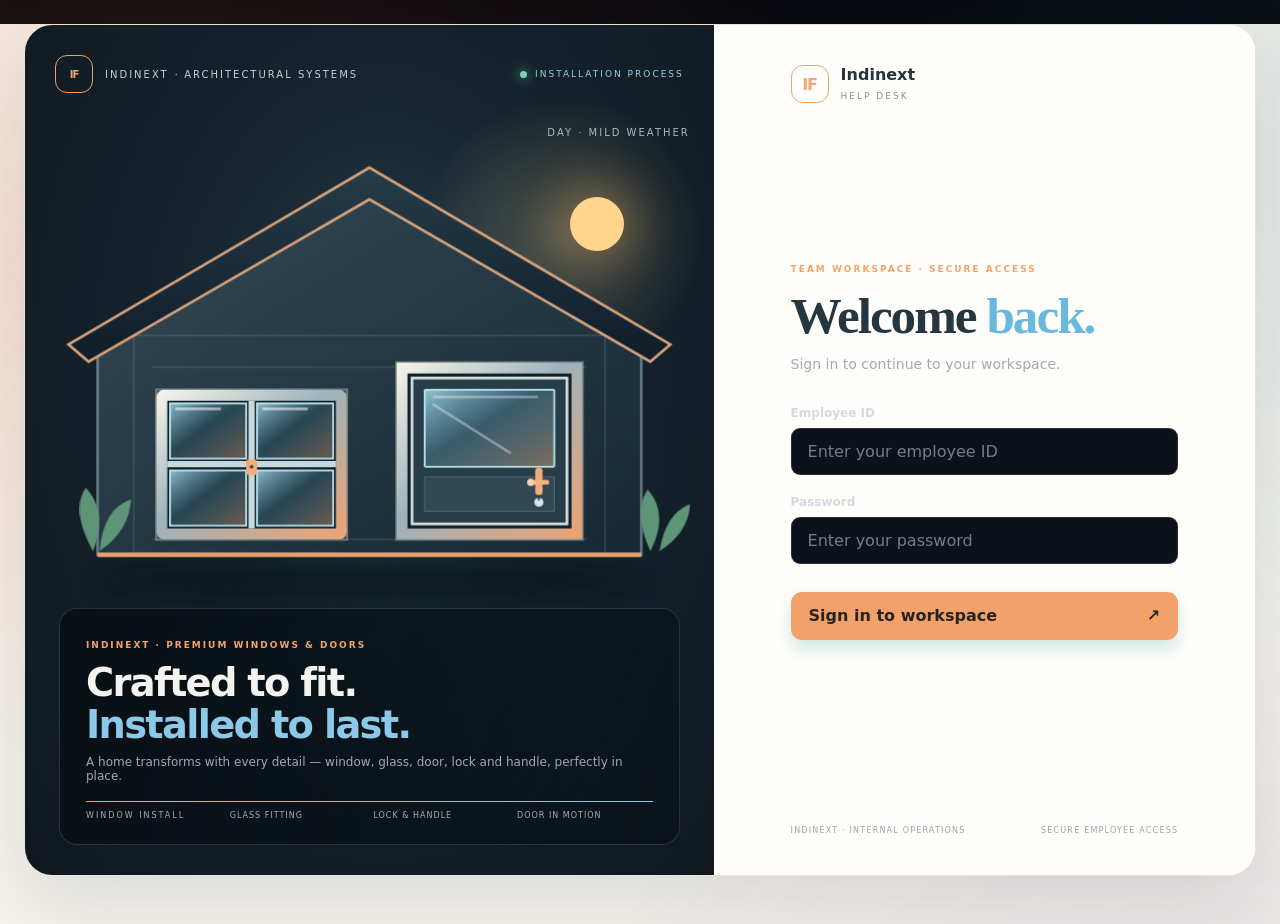
<file: index.html>
<!DOCTYPE html>
<html lang="en">
<head>
  <meta charset="UTF-8">
  <meta name="viewport" content="width=device-width, initial-scale=1.0">
  <link rel="icon" type="image/svg+xml" href="favicon.svg">
  <title>Indinext Help Desk</title>
  <style>
    :root {
      --navy: #173b70;
      --navy-2: #23509a;
      --bg: #eef4ff;
      --panel: #ffffff;
      --line: #dfe8f5;
      --text: #12233f;
      --muted: #64748b;
      --success: #1d9a5d;
      --danger: #c62828;
      --shadow: rgba(15, 23, 42, 0.12);
    }

    * { box-sizing: border-box; }

    body {
      margin: 0;
      min-height: 100vh;
      font-family: Arial, sans-serif;
      background: linear-gradient(135deg, #edf4ff 0%, #dfeaff 45%, #f8fbff 100%);
      display: flex;
      align-items: center;
      justify-content: center;
      padding: 24px;
      color: var(--text);
    }

    .login-shell {
      width: min(100%, 440px);
      background: rgba(255, 255, 255, 0.95);
      border: 1px solid rgba(147, 170, 210, 0.28);
      border-radius: 20px;
      padding: 28px 28px 22px;
      box-shadow: 0 20px 45px var(--shadow);
      backdrop-filter: blur(6px);
    }

    h1 {
      margin: 0 0 8px;
      color: var(--navy);
      font-size: clamp(2rem, 4vw, 2.7rem);
      line-height: 1.1;
      letter-spacing: -0.04em;
    }

    .subtitle {
      margin: 0 0 22px;
      color: var(--muted);
      font-size: 1.05rem;
    }

    .field {
      margin-bottom: 18px;
    }

    label {
      display: block;
      margin: 0 0 8px;
      font-size: 0.95rem;
      font-weight: 600;
      color: var(--text);
    }

    input {
      width: 100%;
      padding: 13px 14px;
      border: 1px solid var(--line);
      border-radius: 10px;
      font-size: 1rem;
      outline: none;
      transition: border-color .2s ease, box-shadow .2s ease;
      background: #fff;
      color: var(--text);
    }

    input:focus {
      border-color: var(--navy-2);
      box-shadow: 0 0 0 4px rgba(35, 80, 154, 0.12);
    }

    button {
      width: 100%;
      margin-top: 8px;
      border: none;
      border-radius: 10px;
      background: linear-gradient(135deg, var(--navy) 0%, var(--navy-2) 100%);
      color: white;
      padding: 14px 18px;
      font-size: 1.05rem;
      font-weight: 700;
      cursor: pointer;
      transition: transform .15s ease, opacity .2s ease, box-shadow .2s ease;
      box-shadow: 0 10px 20px rgba(23, 59, 112, 0.2);
    }

    button:hover { transform: translateY(-1px); }
    button:active { transform: translateY(0); }
    button:disabled {
      opacity: 0.72;
      cursor: wait;
      transform: none;
    }

    .message {
      min-height: 22px;
      margin-top: 16px;
      font-size: 0.96rem;
      font-weight: 600;
      text-align: left;
      color: var(--danger);
    }

    .message.success {
      color: var(--success);
    }

    .helper {
      margin-top: 18px;
      color: var(--muted);
      font-size: 0.82rem;
      line-height: 1.5;
    }

    .helper strong { color: var(--navy); }

    /* GenZ reference theme — matching the employee dashboard */
    body{font-family:Inter,"Space Grotesk",-apple-system,BlinkMacSystemFont,"Segoe UI",sans-serif;background:#f6f5f1;color:#24233b}
    :root{--navy:#29245f;--navy-2:#635bdb;--bg:#f6f5f1;--panel:#fff;--line:#e9e7ef;--text:#24233b;--muted:#77758d;--success:#23866a;--danger:#c65362;--shadow:rgba(39,34,91,.10)}
    .login-shell{width:min(100%,460px);border:1px solid #eae8f0;border-radius:22px;padding:34px 32px 28px;box-shadow:0 18px 50px rgba(39,34,91,.09);background:#fff}
    h1{color:#29245f;letter-spacing:-.055em}
    .subtitle{color:#77758d}
    input{border-radius:11px;border-color:#e3e1eb}
    input:focus{border-color:#8e87ee;box-shadow:0 0 0 3px rgba(99,91,219,.12)}
    button{border-radius:11px;background:#635bdb;box-shadow:0 7px 16px rgba(99,91,219,.18)}
    button:hover{background:#5149c5}
    .helper strong{color:#635bdb}

    /* Critical first-paint brand palette: prevents the old theme flashing before shared CSS loads. */
    body{background:linear-gradient(135deg,#172b3a 0%,#1c4650 46%,#238f86 100%)!important;color:#293941}
    .login-shell{width:min(100%,470px);border:1px solid rgba(255,255,255,.72);border-radius:20px;padding:42px 40px 34px;background:rgba(255,255,255,.97);box-shadow:0 28px 75px rgba(7,24,35,.28)}
    h1{color:#1d3441}.subtitle{color:#74848a}
    input{height:47px;border:1px solid #dce6e6;border-radius:9px;background:#f8fbfb}
    button{height:48px;border-radius:9px;background:linear-gradient(100deg,#1c827d,#25a99b);box-shadow:0 9px 18px rgba(31,151,139,.22)}
    @media(max-width:520px){.login-shell{padding:32px 24px 26px}}
  </style>
  <link rel="stylesheet" href="portal-theme.css?v=fix-f0eb4d6">
</head>
<body class="if-login-page">
  <main class="if-login-layout">
    <section class="if-login-visual" aria-label="Indinext window and door installation">
      <div class="if-visual-top"><span class="if-brand-mark">IF</span><span>INDINEXT <i>·</i> ARCHITECTURAL SYSTEMS</span><span class="if-live"><b></b> INSTALLATION PROCESS</span></div>
      <div class="if-install-scene">
        <div class="if-scene-grid"></div><div class="if-season-sky" aria-hidden="true"><span class="if-sun"></span><span class="if-moon"></span><span class="if-weather-particles"></span><span class="if-weather-label"></span></div>
        <svg class="if-install-svg if-house-scene" viewBox="0 0 760 560" role="img" aria-label="Front view of a house as a window and door are installed, glazed, locked and opened">
<defs>
 <linearGradient id="houseWall" x1="0" y1="0" x2="0.9" y2="1"><stop stop-color="#344a54"/><stop offset="1" stop-color="#172a35"/></linearGradient>
 <linearGradient id="houseRoof" x1="0" y1="0" x2="0" y2="1"><stop stop-color="#263c49"/><stop offset="1" stop-color="#101d29"/></linearGradient>
 <linearGradient id="newGlass" x1="0" y1="0" x2="1" y2="1"><stop stop-color="#b9efff" stop-opacity=".75"/><stop offset=".45" stop-color="#74bdd7" stop-opacity=".25"/><stop offset="1" stop-color="#f4b17e" stop-opacity=".42"/></linearGradient>
 <linearGradient id="newFrame" x1="0" y1="0" x2="1" y2="1"><stop stop-color="#f2f1e8"/><stop offset=".45" stop-color="#9eb4bc"/><stop offset="1" stop-color="#eaa477"/></linearGradient>
 <filter id="houseShadow"><feGaussianBlur stdDeviation="12"/></filter>
</defs>
<ellipse cx="380" cy="492" rx="300" ry="25" fill="#050b11" opacity=".45" filter="url(#houseShadow)"/>
<!-- seasonal sky behind a front elevation home -->
<g class="if-house-building">
 <path d="M80 222L380 48 680 222V462H80Z" fill="url(#houseWall)" stroke="#9fb7c0" stroke-opacity=".55" stroke-width="3"/>
 <path d="M48 230L380 35 712 230L690 249 380 70 70 249Z" fill="url(#houseRoof)" stroke="#d5a27c" stroke-width="3"/>
 <path d="M120 220H640V460H120Z" fill="none" stroke="#b8cbd0" stroke-opacity=".15" stroke-width="2"/>
 <path d="M80 462H680" stroke="#e6a476" stroke-width="5"/>
 <path d="M140 255H620M140 445H620" stroke="#b7cbd0" stroke-opacity=".12" stroke-width="2"/>
 <rect x="145" y="280" width="210" height="165" fill="#101f29" stroke="#c3d0ce" stroke-opacity=".45" stroke-width="3"/>
 <rect x="410" y="250" width="205" height="195" fill="#101f29" stroke="#c3d0ce" stroke-opacity=".45" stroke-width="3"/>
</g>
<!-- window frame drops into the left opening -->
<g class="if-window-unit">
 <rect x="151" y="286" width="198" height="153" rx="2" fill="none" stroke="url(#newFrame)" stroke-width="12"/>
 <path d="M250 292V433M157 362H343" stroke="#c6d8dc" stroke-width="7"/>
 <g class="if-glass-window">
  <rect x="160" y="295" width="84" height="61" fill="url(#newGlass)" stroke="#b8e3ed" stroke-width="2"/>
  <rect x="256" y="295" width="84" height="61" fill="url(#newGlass)" stroke="#b8e3ed" stroke-width="2"/>
  <rect x="160" y="369" width="84" height="61" fill="url(#newGlass)" stroke="#b8e3ed" stroke-width="2"/>
  <rect x="256" y="369" width="84" height="61" fill="url(#newGlass)" stroke="#b8e3ed" stroke-width="2"/>
  <path d="M166 301l50 0M262 301l50 0" stroke="#fff" stroke-opacity=".55" stroke-width="3"/>
 </g>
 <g class="if-window-lock"><rect x="244" y="357" width="12" height="17" rx="3" fill="#f2ad78"/><circle cx="250" cy="365" r="2" fill="#35434a"/></g>
</g>
<!-- door frame and leaf fit into the right opening -->
<g class="if-door-unit">
 <rect x="416" y="256" width="193" height="183" fill="none" stroke="url(#newFrame)" stroke-width="12"/>
 <g class="if-door-leaf">
  <rect x="427" y="267" width="171" height="161" fill="#273d49" stroke="#d8e2df" stroke-width="3"/>
  <g class="if-glass-door">
   <rect x="441" y="280" width="143" height="85" rx="1" fill="url(#newGlass)" stroke="#b8e3ed" stroke-width="2"/>
   <path d="M450 288L566 288M450 296L536 350" stroke="#fff" stroke-opacity=".35" stroke-width="3"/>
  </g>
  <rect x="441" y="376" width="143" height="38" fill="#314955" stroke="#91aab4" stroke-opacity=".4"/>
  <g class="if-handle-lock">
   <rect x="563" y="366" width="8" height="30" rx="3" fill="#f0ad79"/>
   <circle cx="567" cy="404" r="5" fill="#d8e7e9"/>
   <path d="M567 402v-5" stroke="#253943" stroke-width="2"/>
  </g>
  <g class="if-door-handle"><path d="M558 382h18" stroke="#f4b17e" stroke-width="5" stroke-linecap="round"/><circle cx="558" cy="382" r="4" fill="#f8d2ad"/></g>
 </g>
</g>
<g class="if-house-plants" fill="#5e9478"><path d="M75 458q-25-45-8-70 25 27 8 70M82 458q5-48 35-57-2 35-35 57M690 458q-20-43-3-68 24 27 3 68M700 458q7-42 34-52-2 32-34 52"/></g>
</svg>
        
        <div class="if-install-caption"><span>INDINEXT · PREMIUM WINDOWS &amp; DOORS</span><h2>Crafted to fit.<br><em>Installed to last.</em></h2><p>A home transforms with every detail — window, glass, door, lock and handle, perfectly in place.</p><div class="if-process-track"><span>WINDOW INSTALL</span><span>GLASS FITTING</span><span>LOCK &amp; HANDLE</span><span>DOOR IN MOTION</span></div></div>
      </div>
    </section>
    <section class="if-login-panel">
      <div class="if-login-brand"><span class="if-brand-mark">IF</span><div><b>Indinext</b><small>HELP DESK</small></div></div>
      <div class="if-login-content"><span class="if-eyebrow">TEAM WORKSPACE · SECURE ACCESS</span><h1>Welcome <em>back.</em></h1><p class="subtitle">Sign in to continue to your workspace.</p>
        <form id="loginForm" novalidate>
          <div class="field"><label for="employeeId">Employee ID</label><input id="employeeId" name="employeeId" autocomplete="username" placeholder="Enter your employee ID" required></div>
          <div class="field"><label for="password">Password</label><input id="password" name="password" type="password" autocomplete="current-password" placeholder="Enter your password" required></div>
          <button id="loginButton" type="submit">Sign in to workspace <span>↗</span></button>
          <div id="message" class="message" role="status" aria-live="polite"></div>
        </form>
      </div>
      <div class="if-login-footer"><span>INDINEXT · INTERNAL OPERATIONS</span><span>SECURE EMPLOYEE ACCESS</span></div>
    </section>
  </main>

  <script src="api.js"></script>
  <script>
    const API = window.IndinextAPI.API_BASE;
    const showMessage = (text, type = 'error') => {
      const message = document.getElementById('message');
      message.textContent = text;
      message.className = 'message ' + (type === 'success' ? 'success' : '');
    };

    document.getElementById('loginForm').addEventListener('submit', async (event) => {
      event.preventDefault();

      const employeeId = document.getElementById('employeeId').value.trim();
      const password = document.getElementById('password').value;
      const button = document.getElementById('loginButton');

      if (!employeeId || !password) {
        showMessage('Please enter both Employee ID and password.');
        return;
      }

      button.disabled = true;
      showMessage('Logging in...');

      try {
        const response = await fetch(API + '/api/login', {
          method: 'POST',
          headers: { 'Content-Type': 'application/json' },
          body: JSON.stringify({ employeeId, password })
        });

        let data = {};
        try { data = await response.json(); } catch {}

        if (!response.ok) {
          throw new Error(data.error || 'Invalid Employee ID or password');
        }

        if (!data.token) {
          throw new Error('Login response mein token nahi mila.');
        }

        sessionStorage.setItem('indiframe_token', data.token);

        const shouldForcePasswordChange = data.mustChangePassword === true;

        if (shouldForcePasswordChange) {
          sessionStorage.setItem('forcePasswordChange', 'true');
          showMessage('Default password detected. Redirecting to password change...', 'success');
          setTimeout(() => window.location.href = 'change-password.html', 500);
          return;
        }

        sessionStorage.setItem('forcePasswordChange', 'false');
        showMessage('Login successful! Opening dashboard...', 'success');
        setTimeout(() => window.location.href = 'dashboard.html', 500);
      } catch (error) {
        const text = error.message === 'Failed to fetch'
          ? 'Server se connect nahi ho raha. API settings check karein.'
          : error.message;
        showMessage(text);
      } finally {
        button.disabled = false;
      }
    });
  </script>



<script src="portal-interactions.js?v=fix-f0eb4d6"></script>
</body>
</html>
</file>
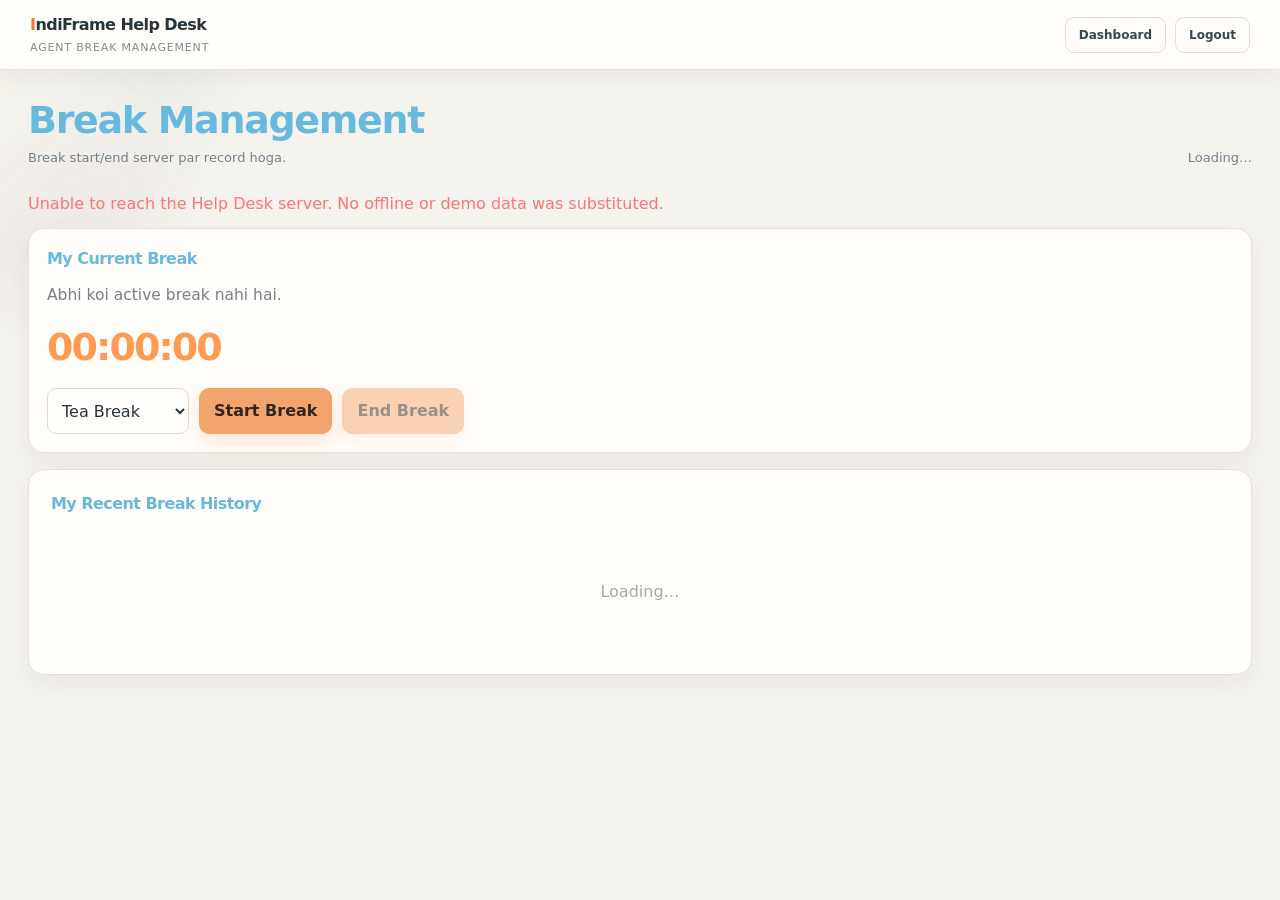
<file: breaks.html>
<!doctype html><html lang="en"><head><meta charset="utf-8"><meta name="viewport" content="width=device-width,initial-scale=1"><title>Break Management — IndiFrame Help Desk</title><link rel="stylesheet" href="dashboard.css">
  <link rel="stylesheet" href="portal-theme.css?v=ivory-sky-motion-20261106"><style>
.break-grid{display:grid;grid-template-columns:repeat(auto-fit,minmax(260px,1fr));gap:16px}.break-card{background:#fff;border:1px solid #dce5f1;border-radius:12px;padding:18px}.break-card h2{margin-top:0}.break-time{font-size:32px;font-weight:700;color:#173b70;margin:12px 0}.break-controls{display:flex;gap:10px;flex-wrap:wrap}.break-controls select{padding:10px;border:1px solid #dce5f1;border-radius:8px}.break-btn{padding:10px 14px;border:0;border-radius:8px;background:#173b70;color:#fff;font-weight:700;cursor:pointer}.break-btn:disabled{opacity:.5;cursor:not-allowed}.break-list{width:100%;border-collapse:collapse}.break-list td,.break-list th{padding:10px;border-bottom:1px solid #e8edf4;text-align:left}.break-list th{font-size:12px;color:#65748b}.break-message{margin:12px 0;color:#52627b}.break-message.error{color:#b42318}
</style></head><body> <header class="topbar"><div><div class="brand">IndiFrame Help Desk</div><div class="subtitle">Agent Break Management</div></div><div class="topright"><a href="dashboard.html" class="logout-btn" style="text-decoration:none">Dashboard</a><button id="logoutBtn" class="logout-btn">Logout</button></div></header>
<main class="wrap"><div class="head"><div><h1>Break Management</h1><div class="muted">Break start/end server par record hoga.</div></div><div id="profile" class="profile muted">Loading…</div></div><div id="message" class="break-message" role="status"></div>
<div class="break-grid"><section class="break-card"><h2>My Current Break</h2><div id="breakStatus" class="muted">Status load ho raha hai…</div><div id="elapsed" class="break-time">00:00:00</div><div class="break-controls"><select id="breakType"><option value="tea">Tea Break</option><option value="lunch">Lunch Break</option><option value="bio">Bio Break</option><option value="personal">Personal</option><option value="other">Other</option></select><button id="startBreak" class="break-btn">Start Break</button><button id="endBreak" class="break-btn" disabled>End Break</button></div></section>
<section id="teamCard" class="break-card hidden"><h2>Team Active Breaks</h2><div class="muted">Admin view — live active break status</div><div id="teamBreaks" style="margin-top:12px">Loading…</div></section></div>
<section class="card section"><h2>My Recent Break History</h2><div id="history" class="empty">Loading…</div></section></main>
<script src="api.js"></script><script src="breaks.js"></script>

<script src="portal-interactions.js?v=motion-20261106"></script>
</body></html>
</file>
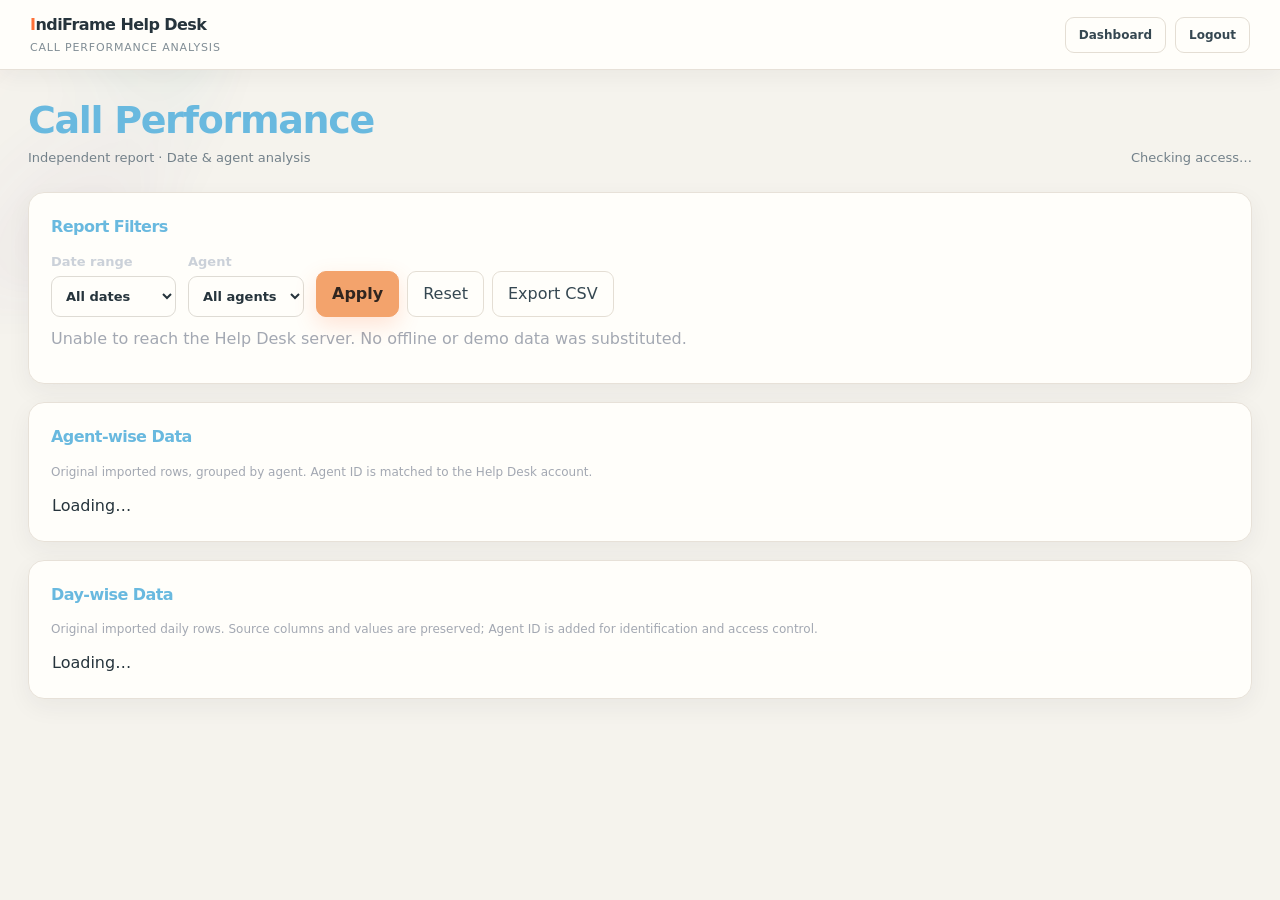
<file: call-performance.html>
<!doctype html>
<html lang="en">
<head>
<meta charset="utf-8"><meta name="viewport" content="width=device-width,initial-scale=1">
<link rel="icon" type="image/svg+xml" href="favicon.svg">
<title>Call Performance — IndiFrame Help Desk</title>
<link rel="stylesheet" href="dashboard.css?v=call-performance-20261102">
<link rel="stylesheet" href="portal-theme.css?v=ivory-sky-motion-20261106">
<style>
.cp-toolbar{display:flex;gap:12px;flex-wrap:wrap;align-items:end}.cp-toolbar label{display:grid;gap:5px;font-size:13px;color:var(--muted)}.cp-toolbar input,.cp-toolbar select{padding:10px;border:1px solid var(--line);border-radius:9px;background:#fff;font:inherit;color:var(--ink)}.cp-grid{display:grid;grid-template-columns:repeat(4,minmax(0,1fr));gap:12px;margin:18px 0}.cp-card{background:rgba(255,255,255,.78);border:1px solid var(--line);border-radius:12px;padding:16px}.cp-card small{color:var(--muted)}.cp-card strong{display:block;font-size:1.65rem;margin-top:8px}.cp-table-wrap{overflow:auto}.cp-table{border-collapse:collapse;width:100%;min-width:600px}.cp-table th,.cp-table td{padding:9px 10px;border-bottom:1px solid var(--line);font-size:12px;text-align:left;vertical-align:top}.cp-table th{white-space:nowrap;color:var(--muted)}.cp-actions{display:flex;gap:8px;flex-wrap:wrap}.cp-status{min-height:24px;color:var(--muted);margin:10px 0}.cp-muted{color:var(--muted);font-size:12px}.cp-section{margin-top:18px}.cp-section h2{font-size:1.05rem}@media(max-width:760px){.cp-grid{grid-template-columns:repeat(2,minmax(0,1fr))}}
[hidden]{display:none!important}\n</style>
</head>
<body>
<header class="topbar"><div><div class="brand">IndiFrame Help Desk</div><div class="subtitle">Call Performance Analysis</div></div><div class="topright"><a href="dashboard.html" class="logout-btn" style="text-decoration:none">Dashboard</a><button id="logoutBtn" class="logout-btn" type="button">Logout</button></div></header>
<main class="wrap">
<div class="head"><div><h1>Call Performance</h1><div class="muted">Independent report · Date &amp; agent analysis</div></div><div id="cpProfile" class="profile muted">Checking access…</div></div>
<section class="card">
<h2>Report Filters</h2>
<div class="cp-toolbar">
<label>Date range<select id="cpPeriod"><option value="all">All dates</option><option value="today">Today</option><option value="yesterday">Yesterday</option><option value="this_week">This Week</option><option value="this_month">This Month</option><option value="last_month">Last Month</option><option value="custom">Custom</option></select></label>
<div id="cpDateRange" class="cp-toolbar" hidden><label>From<input id="cpFrom" type="date"></label><label>To<input id="cpTo" type="date"></label></div>
<label id="cpAgentLabel">Agent<select id="cpAgent"><option value="">All agents</option></select></label>
<label id="cpDispositionLabel" hidden>Disposition<select id="cpDisposition"><option value="">All dispositions</option></select></label>
<div class="cp-actions"><button id="cpApply" class="primary-btn" type="button">Apply</button><button id="cpReset" class="secondary-btn" type="button">Reset</button><button id="cpExport" class="secondary-btn" type="button">Export CSV</button></div>
</div><div id="cpStatus" class="cp-status" role="status"></div>
</section>
<section id="cpAgentSection" class="card cp-section"><h2>Agent-wise Data</h2><p class="cp-muted">Original imported rows, grouped by agent. Agent ID is matched to the Help Desk account.</p><div id="cpAgentRows" class="cp-table-wrap">Loading…</div></section>
<div id="cpAdminSections"></div>
<section class="card cp-section"><h2>Day-wise Data</h2><p class="cp-muted">Original imported daily rows. Source columns and values are preserved; Agent ID is added for identification and access control.</p><div id="cpDayRows" class="cp-table-wrap">Loading…</div></section>
</main>
<script src="api.js"></script><script src="call-performance.js?v=6"></script>


<script src="portal-interactions.js?v=motion-20261106"></script>
</body></html>
</file>
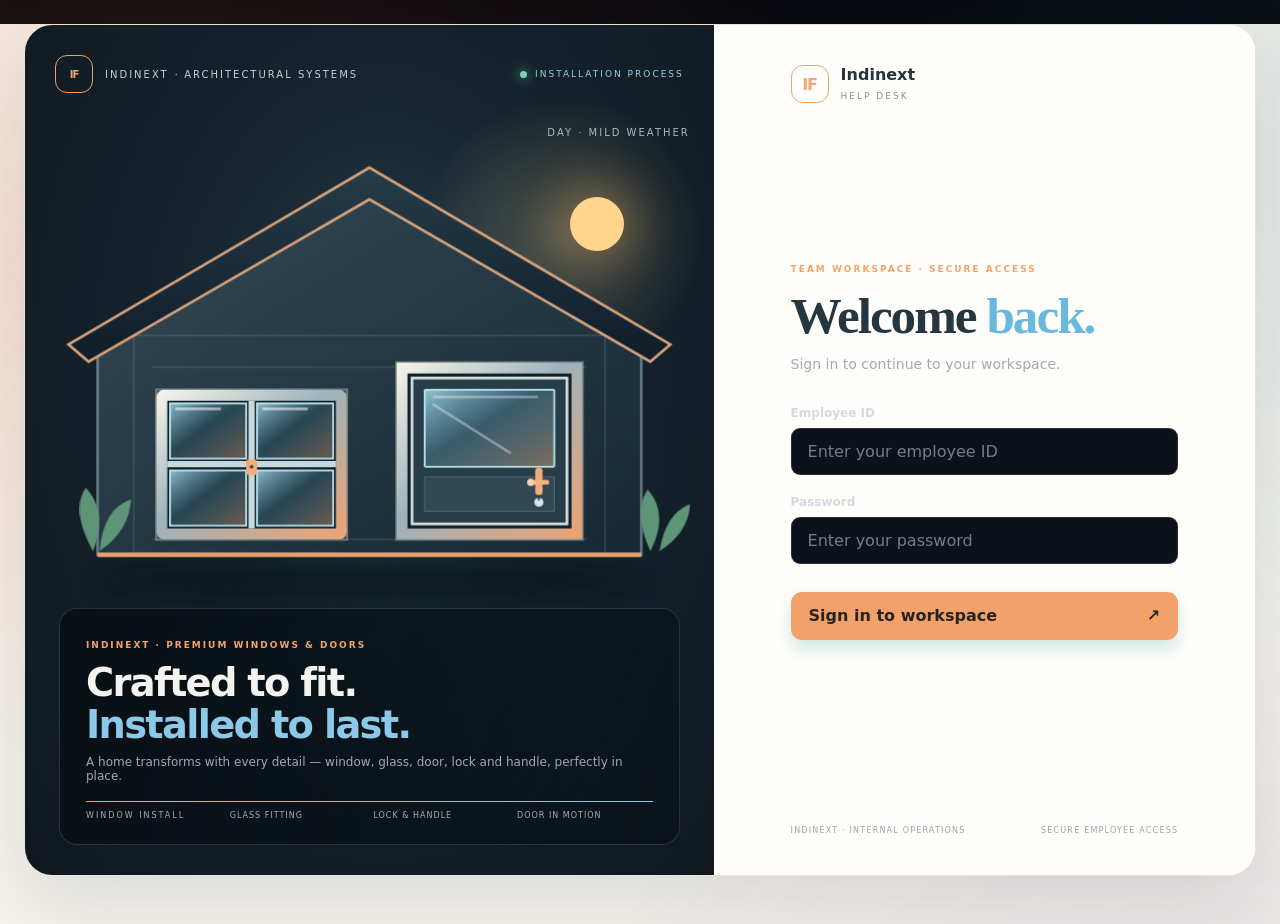
<file: change-password.html>
<!DOCTYPE html>
<html lang="en">
<head>
  <meta charset="UTF-8">
  <meta name="viewport" content="width=device-width, initial-scale=1.0">
  <title>Change Password</title>
  <style>
    :root {
      --navy: #173b70;
      --navy-2: #23509a;
      --bg: #eef4ff;
      --line: #dfe8f5;
      --text: #12233f;
      --muted: #64748b;
      --danger: #c62828;
      --success: #1d9a5d;
    }

    * { box-sizing: border-box; }

    body {
      margin: 0;
      min-height: 100vh;
      display: flex;
      align-items: center;
      justify-content: center;
      background: linear-gradient(135deg, #edf4ff 0%, #dfeaff 45%, #f8fbff 100%);
      font-family: Arial, sans-serif;
      color: var(--text);
      padding: 24px;
    }

    .panel {
      width: min(100%, 440px);
      background: rgba(255, 255, 255, 0.95);
      border: 1px solid rgba(147, 170, 210, 0.28);
      border-radius: 20px;
      box-shadow: 0 20px 45px rgba(15, 23, 42, 0.12);
      padding: 28px 28px 22px;
    }

    h2 {
      margin: 0 0 8px;
      color: var(--navy);
      font-size: clamp(1.8rem, 4vw, 2.3rem);
      letter-spacing: -0.04em;
    }

    .subtitle {
      margin: 0 0 22px;
      color: var(--muted);
      font-size: 0.98rem;
    }

    label {
      display: block;
      margin: 14px 0 8px;
      font-size: 0.95rem;
      font-weight: 600;
    }

    input {
      width: 100%;
      padding: 13px 14px;
      border-radius: 10px;
      border: 1px solid var(--line);
      font-size: 1rem;
      outline: none;
    }

    input:focus {
      border-color: var(--navy-2);
      box-shadow: 0 0 0 4px rgba(35, 80, 154, 0.12);
    }

    button {
      width: 100%;
      margin-top: 18px;
      border: none;
      border-radius: 10px;
      background: linear-gradient(135deg, var(--navy) 0%, var(--navy-2) 100%);
      color: white;
      font-size: 1.02rem;
      font-weight: 700;
      padding: 14px 18px;
      cursor: pointer;
      box-shadow: 0 10px 20px rgba(23, 59, 112, 0.2);
    }

    .status {
      min-height: 22px;
      margin-top: 14px;
      font-size: 0.96rem;
      font-weight: 600;
      color: var(--danger);
    }

    .status.success {
      color: var(--success);
    }
  </style>
  <link rel="stylesheet" href="portal-theme.css?v=fix-f0eb4d6">
</head>
<body> <main class="panel">
    <h2>Change Password</h2>
    <p class="subtitle">Please create a strong password to continue.</p>

    <form id="changePasswordForm" novalidate>
      <label for="newPassword">New Password</label>
      <input id="newPassword" type="password" placeholder="Enter new password" required>

      <label for="confirmPassword">Confirm Password</label>
      <input id="confirmPassword" type="password" placeholder="Confirm new password" required>

      <button type="submit">Update Password</button>
      <div id="status" class="status" role="status" aria-live="polite"></div>
    </form>
  </main>

  <script src="api.js"></script>
  <script>
    const API = window.IndiFrameAPI.API_BASE;
    const token = sessionStorage.getItem('indiframe_token');

    if (!token) {
      window.location.href = 'index.html';
    }

    const statusEl = document.getElementById('status');
    const showStatus = (message, type = 'error') => {
      statusEl.textContent = message;
      statusEl.className = 'status ' + (type === 'success' ? 'success' : '');
    };

    document.getElementById('changePasswordForm').addEventListener('submit', async (event) => {
      event.preventDefault();

      const newPassword = document.getElementById('newPassword').value;
      const confirmPassword = document.getElementById('confirmPassword').value;

      if (!newPassword || !confirmPassword) {
        showStatus('Please fill both password fields.');
        return;
      }

      if (newPassword.length < 10) {
        showStatus('Password must be at least 10 characters.');
        return;
      }

      if (newPassword !== confirmPassword) {
        showStatus('Passwords do not match.');
        return;
      }

      try {
        const response = await fetch(API + '/api/change-password', {
          method: 'POST',
          headers: {
            'Content-Type': 'application/json',
            'Authorization': 'Bearer ' + token
          },
          body: JSON.stringify({ password: newPassword })
        });

        let data = {};
        try { data = await response.json(); } catch {}

        if (!response.ok) {
          throw new Error(data.error || 'Password change failed.');
        }

        showStatus('Password updated successfully! Redirecting...', 'success');
        sessionStorage.setItem('forcePasswordChange', 'false');
        setTimeout(() => window.location.href = 'dashboard.html', 600);
      } catch (error) {
        showStatus(error.message || 'Password change failed.');
      }
    });
  </script>



<script src="portal-interactions.js?v=fix-f0eb4d6"></script>
</body>
</html>
</file>
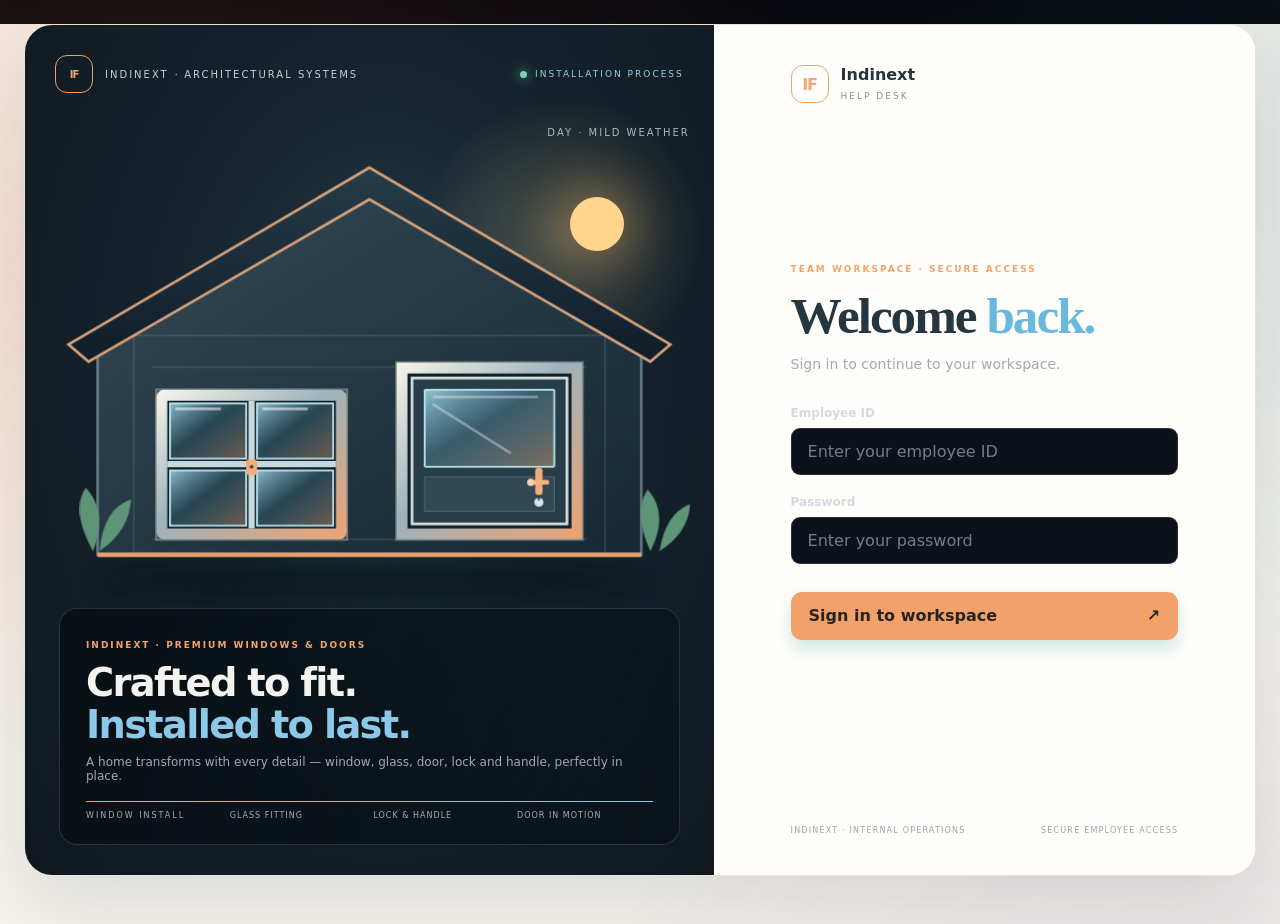
<file: dashboard.html>
<!doctype html>
<html lang="en">
<head>
  <meta charset="utf-8">
  <meta name="viewport" content="width=device-width, initial-scale=1">
  <link rel="icon" type="image/svg+xml" href="favicon.svg">
  <meta name="theme-color" content="#173b70">
  <title>IndiFrame Help Desk — Dashboard</title>
  <link rel="stylesheet" href="dashboard.css?v=admin-detail-view-fix-20261103">
  <link rel="stylesheet" href="portal-theme.css?v=ivory-sky-motion-20261106">
</head>
<body class="if-agent"> <header class="topbar">
    <div>
      <div class="brand">IndiFrame Help Desk</div>
      <div class="subtitle">Pre-Sales Team Portal</div>
    </div>
    <div class="topright">
      <button id="roleBadge" class="badge role-badge-button" type="button" aria-label="Open Admin overview">Loading role...</button>
      <button id="logoutBtn" class="logout-btn" type="button">Logout</button>
    </div>
  </header>

  <main class="wrap">
    <div class="head">
      <div>
        <h1 id="welcome">Dashboard</h1>
        <div id="headNote" class="muted">Your performance and training workspace.</div>
      </div>
      <div id="profile" class="profile muted">Loading profile...</div>
    </div>

    <nav class="nav" aria-label="Dashboard sections">
      <button data-view="overview" type="button">Overview</button>
      <button data-view="kpis" type="button">My KPI</button>
      <button data-view="attendance" type="button">Attendance</button>
      <button data-view="quiz" type="button">Weekly Quiz &amp; History</button>
      <button id="adminNav" data-view="admin" type="button" class="hidden">Team Admin</button>
      <a href="projects.html" class="nav-link">Projects</a>
      <a href="breaks.html" class="nav-link">Breaks</a>
      <a href="call-performance.html" class="nav-link">Call Performance</a>
      <a id="superAdminLink" href="superadmin.html" class="nav-link hidden">Super Admin</a>
    </nav>

    <div id="globalStatus" class="status" role="status"></div>

    <section id="view-overview" class="tab-panel">
      <div class="grid">
        <div class="card stat-card">
          <div class="label">KPI Weeks Loaded</div>
          <div id="metricWeeks" class="value">—</div>
          <div class="note">From the existing API</div>
        </div>

        <div class="card stat-card">
          <div class="label">Calls</div>
          <div id="metricCalls" class="value">—</div>
          <div class="note">Available KPI total</div>
        </div>

        <div class="card stat-card">
          <div class="label">Qualified Leads</div>
          <div id="metricQualified" class="value">—</div>
          <div class="note">Available KPI total</div>
        </div>

        <div class="card stat-card">
          <div class="label">Quiz Attempts</div>
          <div id="metricAttempts" class="value">—</div>
          <div class="note">Saved quiz history</div>
        </div>
      </div>

      <div class="section card">
        <h2>Project connection status</h2>
        <div id="connectionStatus" class="empty">Checking the existing API…</div>
      </div>

      <div class="section alert">
        Important: this dashboard uses your existing Worker endpoints only. Daily check-in/check-out, new quiz submission, and KPI CSV publishing are not enabled here because their write endpoints have not been confirmed as deployed. The Worker will not be changed or deployed by this page.
      </div>
    </section>

    <section id="view-kpis" class="tab-panel hidden">
      <div class="section card">
        <h2>My KPI</h2>
        <div class="report-filters my-kpi-filters">
          <label>Period<select id="myKpiPeriod"><option value="today">Today</option><option value="yesterday">Yesterday</option><option value="week">This Week</option><option value="month" selected>This Month</option><option value="lastmonth">Last Month</option><option value="custom">Custom Range</option></select></label>
          <label>From<input id="myKpiFrom" type="date" disabled></label>
          <label>To<input id="myKpiTo" type="date" disabled></label>
          <button id="myKpiApply" class="primary-btn" type="button">Apply Filter</button>
        </div>
        <div id="myKpiRangeLabel" class="note">This Month</div>
        <div id="myKpiSummary" class="grid my-kpi-summary"></div>
        <div class="section"><h3>Date-wise Call Performance</h3><div id="myKpiDaily" class="empty">Loading daily performance…</div></div>
        <div class="section"><h3>My Agent-wise Analysis</h3><div id="myKpiAgent" class="empty">Loading agent analysis…</div></div>
        <div class="section"><h3>My Disposition Summary</h3><div id="myKpiDisposition" class="empty">Loading disposition summary…</div></div>
        <div class="section"><h3>Day-wise Disposition</h3><div id="myKpiDayDisposition" class="empty">Date-wise disposition detail is not available in the current KPI API response.</div></div>
        <div class="note">This portal displays only your own KPI. Outgoing/incoming split, total call duration and date-by-disposition matrix will appear when those fields are available in the published report data.</div>
        <div id="myKpiTable" class="hidden"></div>
      </div>
    </section>

    <section id="view-attendance" class="tab-panel hidden">
      <div class="section card">
        <h2>Attendance</h2>
        <div id="attendancePanel" class="attendance-live-status">Loading attendance status…</div>
        <div class="attendance-actions">
          <button id="checkInBtn" class="primary-btn" type="button">Check In</button>
          <button id="checkOutBtn" class="primary-btn" type="button" disabled>Check Out</button>
          <button id="refreshAttendanceBtn" class="secondary-btn" type="button">Refresh</button>
        </div>
        <div class="attendance-history-head">
          <div><h3>Monthly Attendance</h3><p>Daily roster, login/logout timing and attendance status</p></div>
          <label for="attendanceMonth">Month <input id="attendanceMonth" type="month"></label>
        </div>
        <div id="attendanceHistory" class="attendance-ledger-wrap">Loading attendance history…</div>
      </div>
      <div class="alert">
        Attendance ka time server par save hota hai. Check-in / check-out ek hi baar active session mein allowed hai.
      </div>
    </section>

    <section id="view-admin" class="tab-panel hidden">
      <div class="section card">
        <h2>Team Reports — Date Filter</h2>
        <div class="report-filters">
          <label>Period<select id="adminPeriod"><option value="today">Today</option><option value="yesterday">Yesterday</option><option value="week" selected>This Week</option><option value="month">This Month</option><option value="lastmonth">Last Month</option><option value="custom">Custom Range</option></select></label>
          <label>From<input id="adminFrom" type="date" disabled></label>
          <label>To<input id="adminTo" type="date" disabled></label>
          <button id="applyAdminFilter" class="primary-btn" type="button">Apply Filter</button>
        </div>
        <div id="adminFilterLabel" class="note">This Week</div>
      </div>
      <div id="admin-summary" class="grid admin-kpi-grid">
        <div class="card stat-card"><div class="label">Active Employees</div><div id="adminActiveAgents" class="value">—</div></div>
        <div class="card stat-card"><div class="label">Team Quiz Attempts</div><div id="adminQuizAttempts" class="value">—</div></div>
        <div class="card stat-card"><div class="label">Agents Checked In</div><div id="adminAttendanceCount" class="value">—</div></div>
        <div class="card stat-card"><div class="label">Active Breaks</div><div id="adminBreakCount" class="value">—</div></div>
      </div>
      <div id="adminHome" class="admin-home-grid">
        <button class="admin-module-card" type="button" data-admin-open="admin-team"><span class="module-icon"><svg viewBox="0 0 24 24" aria-hidden="true"><path d="M16 21v-2a4 4 0 0 0-4-4H8a4 4 0 0 0-4 4v2"/><circle cx="10" cy="7" r="4"/><path d="M20 21v-2a4 4 0 0 0-3-3.87M16 3.13a4 4 0 0 1 0 7.75"/></svg></span><strong>Team Members</strong><small>Employee directory and active status</small><span class="module-open">View details →</span></button>
        <button class="admin-module-card" type="button" data-admin-open="admin-attendance"><span class="module-icon"><svg viewBox="0 0 24 24" aria-hidden="true"><circle cx="12" cy="12" r="9"/><path d="M12 7v5l3 2"/></svg></span><strong>Attendance</strong><small>Check-ins, check-outs and work hours</small><span class="module-open">View details →</span></button>
        <button class="admin-module-card" type="button" data-admin-open="admin-breaks"><span class="module-icon"><svg viewBox="0 0 24 24" aria-hidden="true"><path d="M10 2v2M14 2v2M8 6h8l1 4a5 5 0 0 1-5 6h-1a5 5 0 0 1-5-6l1-4ZM11 16v3a3 3 0 0 0 3 3h2"/></svg></span><strong>Breaks</strong><small>Break history and active breaks</small><span class="module-open">View details →</span></button>
        <button class="admin-module-card" type="button" data-admin-open="admin-projects"><span class="module-icon"><svg viewBox="0 0 24 24" aria-hidden="true"><rect x="3" y="4" width="18" height="16" rx="2"/><path d="M8 4V2h8v2M3 10h18M9 10v3h6v-3"/></svg></span><strong>Projects</strong><small>Customer projects and assignments</small><span class="module-open">View details →</span></button>
        <button class="admin-module-card" type="button" data-admin-open="admin-kpi"><span class="module-icon"><svg viewBox="0 0 24 24" aria-hidden="true"><path d="M3 3v18h18"/><path d="m7 14 4-4 3 3 6-7"/><path d="M16 6h4v4"/></svg></span><strong>Team KPI</strong><small>Calls, conversions and performance</small><span class="module-open">View details →</span></button>
        <button class="admin-module-card" type="button" data-admin-open="admin-quiz"><span class="module-icon"><svg viewBox="0 0 24 24" aria-hidden="true"><path d="M9 11l2 2 4-4"/><rect x="4" y="3" width="16" height="18" rx="2"/><path d="M9 3.5h6"/></svg></span><strong>Quiz Results</strong><small>Weekly attempts and team scores</small><span class="module-open">View details →</span></button>
      </div>
      <div id="adminDetailBar" class="admin-detail-bar hidden"><button id="adminBackBtn" class="secondary-btn" type="button">← All sections</button><strong id="adminDetailTitle">Section details</strong><span>Team monitoring</span></div>
      <div class="admin-report-grid"><div id="admin-team" class="section card"><h2>Team Members</h2><div id="adminAgentsTable" class="empty">Loading team…</div></div>
      <div id="admin-projects" class="section card"><h2>Team Projects</h2><button class="secondary-btn export-report" data-export="projects" type="button">Export Excel</button><div id="adminProjectTable" class="empty">Loading projects…</div></div>
      <div id="admin-attendance" class="section card"><h2>Team Attendance</h2><button class="secondary-btn export-report" data-export="attendance" type="button">Export Excel</button><div id="adminAttendanceTable" class="empty">Loading attendance…</div></div>
      <div id="admin-breaks" class="section card"><h2>Team Break History</h2><button class="secondary-btn export-report" data-export="breaks" type="button">Export Excel</button><div id="adminBreakTable" class="empty">Loading breaks…</div></div>
      <div id="admin-kpi" class="section card"><h2>Team KPI</h2><button class="secondary-btn export-report" data-export="kpi" type="button">Export Excel</button><div id="adminKpiTable" class="empty">Loading KPI…</div></div>
      <div id="admin-quiz" class="section card"><h2>Quiz Results</h2><button class="secondary-btn export-report" data-export="quiz" type="button">Export Excel</button><div id="adminQuizTable" class="empty">Loading quiz results…</div></div></div>
    </section>

    <section id="view-quiz" class="tab-panel hidden">
      <div class="section card">
        <h2>Weekly Quiz</h2>
        <div class="quiz-controls" style="display:flex;gap:10px;flex-wrap:wrap;margin:12px 0"><label>Week number <input id="quizWeek" type="number" min="1" max="60" value="1" style="max-width:110px;padding:8px;border:1px solid #dce5f1;border-radius:8px"></label><button id="loadQuizBtn" class="secondary-btn" type="button">Load Quiz</button></div>
        <div id="quizPlayer" class="empty">Select a week and load its quiz.</div>
        <div id="quizMessage" class="status" role="status"></div>
        <h2>My Quiz History</h2>
        <div id="quizTable" class="empty">Loading quiz attempts…</div>
      </div>
      <div class="alert">
        Saved attempt history will appear here once the API returns data.
      </div>
    </section>

    <div class="footer">
      IndiFrame Help Desk · Existing GitHub Pages + Cloudflare Worker API · Worker deployment untouched
    </div>
  </main>

  <script src="api.js"></script>
  <script src="dashboard.js?v=agent-kpi-live-fix-20261103"></script>


<script src="portal-interactions.js?v=motion-20261106"></script>
</body>
</html>
</file>
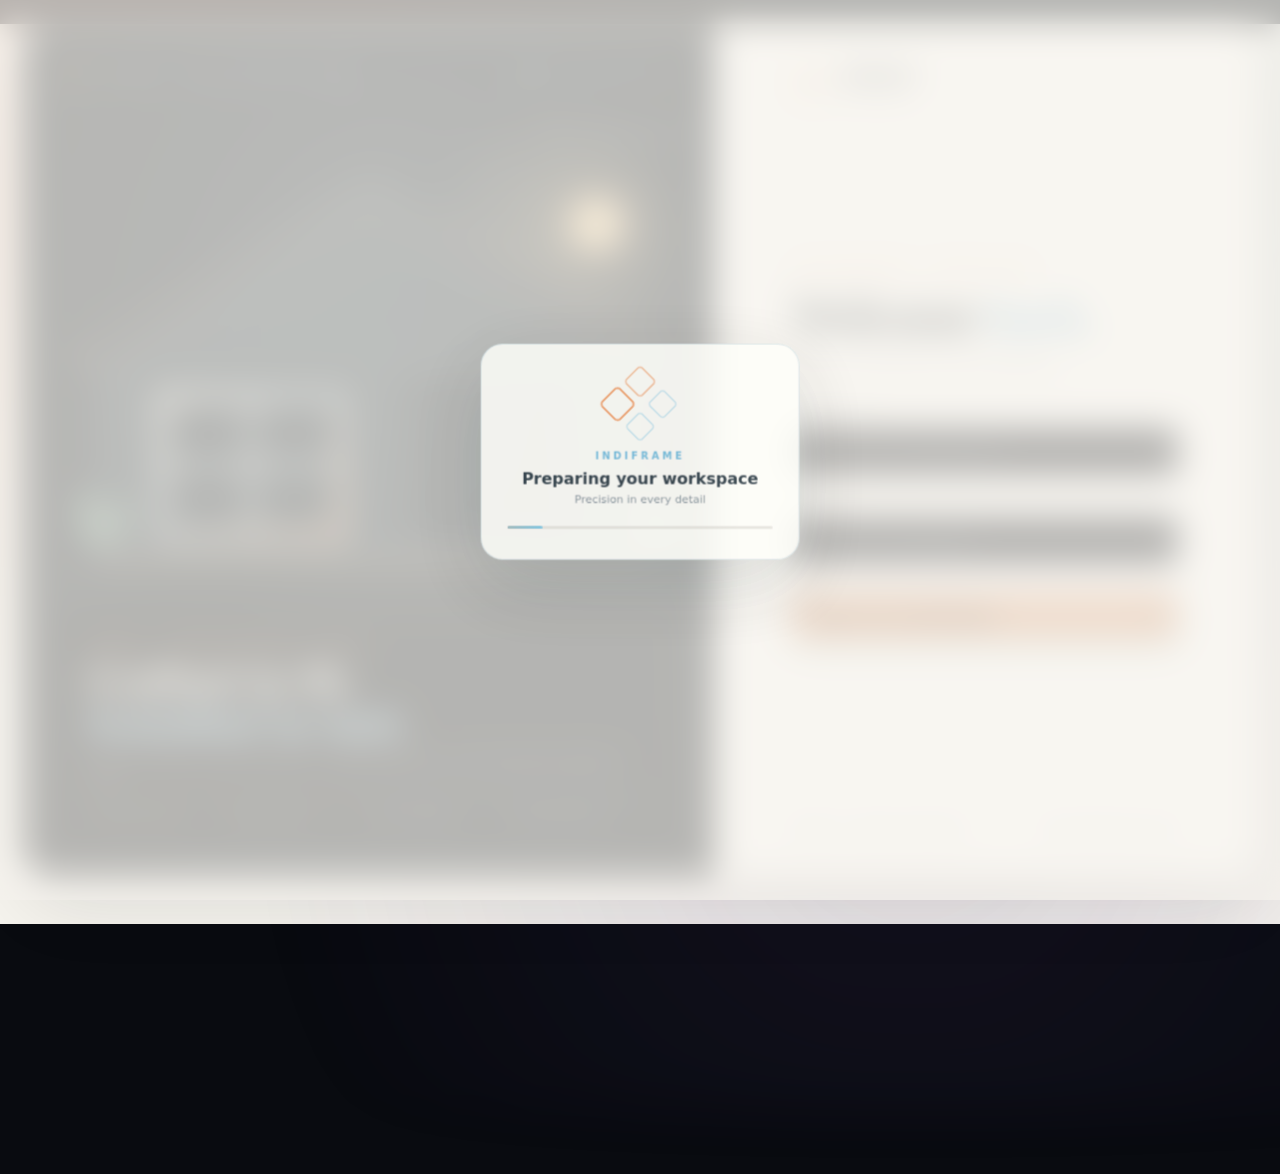
<file: preview.html>
<!doctype html>
<html lang="en">
<head>
  <meta charset="utf-8">
  <meta name="viewport" content="width=device-width, initial-scale=1">
  <meta name="robots" content="noindex,nofollow">
  <meta http-equiv="refresh" content="0;url=index.html?preview=1">
  <title>IndiFrame Help Desk — Preview</title>
</head>
<body>
  <p>Opening isolated preview. <a href="index.html?preview=1">Continue</a></p>
</body>
</html>
</file>
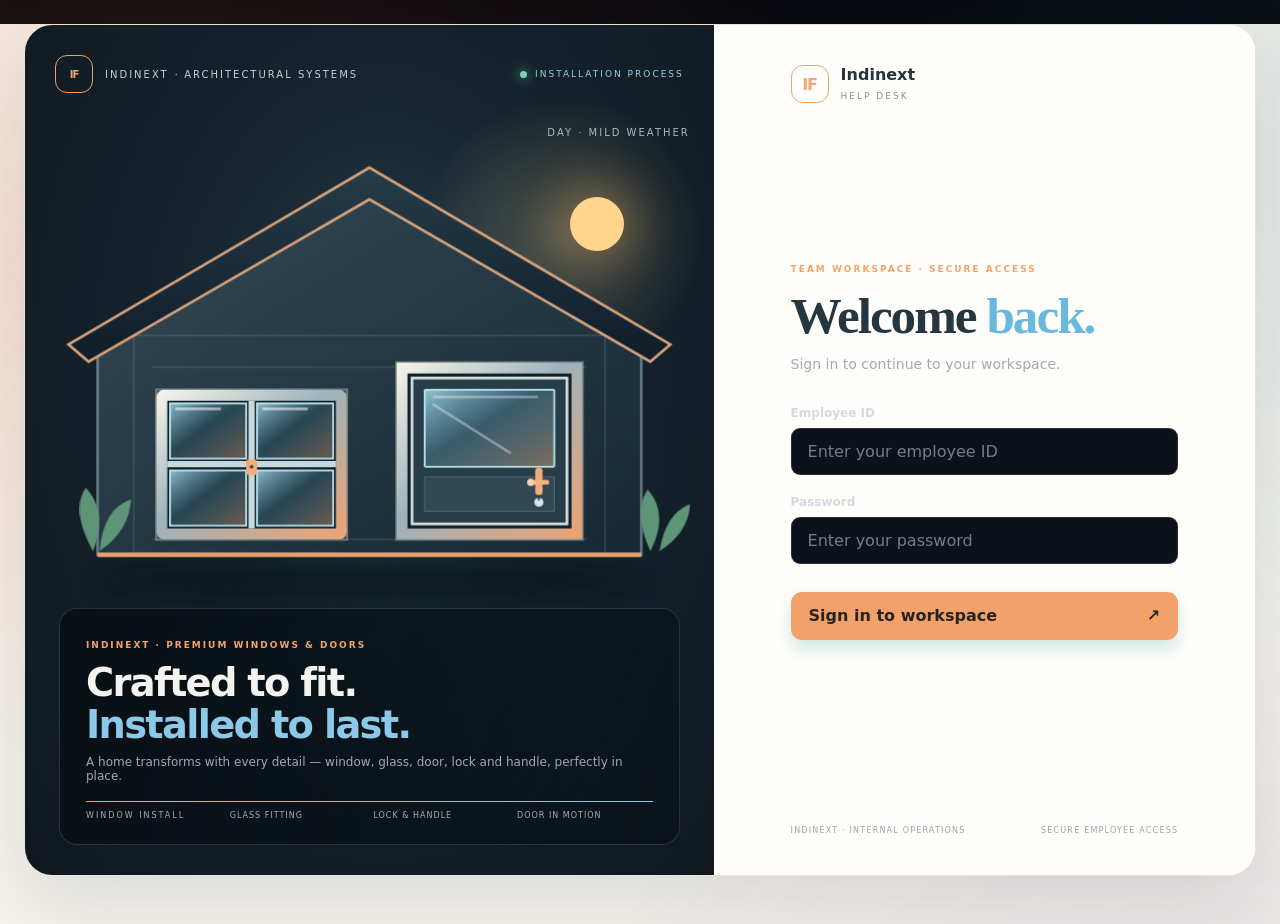
<file: projects.html>
<!doctype html>
<html lang="en">
<head>
  <meta charset="utf-8">
  <meta name="viewport" content="width=device-width, initial-scale=1">
  <meta name="theme-color" content="#173b70">
  <title>IndiFrame Help Desk — Projects</title>
  <link rel="stylesheet" href="dashboard.css">
  <link rel="stylesheet" href="portal-theme.css?v=ivory-sky-motion-20261106">
  <style>
    .project-layout{display:grid;grid-template-columns:minmax(0,1.4fr) minmax(280px,.8fr);gap:18px}
    .project-toolbar{display:flex;gap:10px;flex-wrap:wrap;margin:16px 0}
    .project-toolbar input,.project-toolbar select,.project-form input,.project-form select,.project-form textarea{width:100%;padding:11px 12px;border:1px solid #d7deea;border-radius:9px;font:inherit;background:#fff;color:#17243a}
    .project-toolbar input{max-width:360px}.project-toolbar select{max-width:190px}
    .project-form{display:grid;gap:11px}.project-form label{display:grid;gap:5px;font-size:13px;font-weight:600;color:#34435c}
    .project-form .two{display:grid;grid-template-columns:1fr 1fr;gap:10px}
    .project-form textarea{min-height:85px;resize:vertical}
    .primary-btn{border:0;border-radius:9px;background:#173b70;color:#fff;padding:12px 16px;font-weight:700;cursor:pointer}
    .project-table{width:100%;border-collapse:collapse}.project-table th,.project-table td{padding:11px 9px;border-bottom:1px solid #e8edf4;text-align:left;font-size:13px;vertical-align:top}.project-table th{color:#52627b;white-space:nowrap}
    .project-table-wrap{overflow:auto}.project-code{font-weight:700;color:#173b70}.project-status{display:inline-block;border-radius:20px;background:#edf2f9;padding:4px 8px;font-size:11px;white-space:nowrap}
    .project-message{margin:10px 0;color:#52627b;font-size:13px}.project-message.error{color:#a12626}
    @media(max-width:850px){.project-layout{grid-template-columns:1fr}.project-form .two{grid-template-columns:1fr}}
  </style>
</head>
<body> <header class="topbar">
    <div><div class="brand">IndiFrame Help Desk</div><div class="subtitle">Customer Project Management</div></div>
    <div class="topright"><a class="logout-btn" href="dashboard.html" style="text-decoration:none">Back to Dashboard</a><button id="logoutBtn" class="logout-btn" type="button">Logout</button></div>
  </header>
  <main class="wrap">
    <div class="head"><div><h1>Projects</h1><div class="muted">Manage customer requirements, assignments and follow-ups.</div></div><div id="profile" class="profile muted">Loading profile…</div></div>
    <div id="projectMessage" class="project-message" role="status"></div>
    <div class="project-layout">
      <section class="card section">
        <h2>Customer Projects</h2>
        <div class="project-toolbar">
          <input id="projectSearch" type="search" placeholder="Search customer, phone, project code or location">
          <select id="projectStatus"><option value="">All statuses</option><option>NEW</option><option>CONTACTED</option><option>QUALIFIED</option><option>SITE_VISIT_PENDING</option><option>MEASUREMENT_PENDING</option><option>MEASURED</option><option>QUOTATION_PENDING</option><option>QUOTATION_SENT</option><option>NEGOTIATION</option><option>ON_HOLD</option><option>LOST</option><option>CANCELLED</option></select>
          <button id="refreshProjects" class="primary-btn" type="button">Refresh</button>
        </div>
        <div id="projectList" class="empty">Loading projects from the server…</div>
      </section>
      <section class="card section">
        <h2>Create Project</h2>
        <form id="projectForm" class="project-form">
          <label>Customer name *<input name="customer_name" required maxlength="160"></label>
          <div class="two">
            <label>Mobile number *<input name="customer_phone" required maxlength="30" inputmode="tel"></label>
            <label>Alternate number<input name="alternate_phone" maxlength="30" inputmode="tel"></label>
          </div>
          <label>Email<input name="email" type="email" maxlength="160"></label>
          <label>Address<input name="address" maxlength="500"></label>
          <div class="two">
            <label>City<input name="city" maxlength="100"></label>
            <label>PIN code<input name="pincode" maxlength="12"></label>
          </div>
          <div class="two">
            <label>State<input name="state" maxlength="100"></label>
            <label>Material<select name="product_material"><option value="">Select</option><option>uPVC</option><option>aluminium</option><option>WPC</option><option>other</option></select></label>
          </div>
          <div class="two">
            <label>Windows quantity<input name="windows_quantity" type="number" min="0" max="100000" value="0"></label>
            <label>Doors quantity<input name="doors_quantity" type="number" min="0" max="100000" value="0"></label>
          </div>
          <div class="two">
            <label>Ventilators quantity<input name="ventilators_quantity" type="number" min="0" max="100000" value="0"></label>
            <label>Mesh quantity<input name="mesh_quantity" type="number" min="0" max="100000" value="0"></label>
          </div>
          <div class="two">
            <label>Construction stage<input name="construction_stage" placeholder="e.g. Slab completed"></label>
            <label>Expected timeline<input name="expected_timeline" placeholder="e.g. 2 months"></label>
          </div>
          <label>Requirements / customer notes<textarea name="requirements_notes" maxlength="4000" placeholder="Windows, doors, quantities, preferences and customer discussion…"></textarea></label>
          <label>Next follow-up date &amp; time<input name="next_follow_up_at" type="datetime-local"></label>
          <button class="primary-btn" type="submit">Save Project</button>
        </form>
      </section>
    </div>
    <div class="footer">IndiFrame Help Desk · Project data is loaded from the connected API; no sample records are displayed.</div>
  </main>
  <script src="api.js"></script>
  <script src="projects.js"></script>


<script src="portal-interactions.js?v=motion-20261106"></script>
</body>
</html>
</file>
<file: portal-theme.css>
/* IndiFrame Help Desk — cinematic operations design system
   Visual-only layer. Existing page structure, IDs, forms, data and API behavior remain unchanged. */
:root{
 --if-bg:#090b10;--if-bg-2:#10141d;--if-surface:rgba(20,24,33,.92);--if-surface-2:#171c26;
 --if-line:rgba(255,255,255,.09);--if-line-hot:rgba(255,126,55,.38);
 --if-text:#f4f2ef;--if-muted:#a3a8b2;--if-dim:#747c88;
 --if-accent:#ff7138;--if-accent-2:#ff9a53;--if-accent-soft:rgba(255,113,56,.13);
 --if-green:#63d6ad;--if-red:#ff7474;--if-shadow:0 18px 48px rgba(0,0,0,.28);
 --if-radius:16px;--if-ease:cubic-bezier(.2,.75,.25,1);
}
*{box-sizing:border-box}
html{min-height:100%;background:var(--if-bg);scroll-behavior:smooth}
body{
 margin:0;min-height:100vh;color:var(--if-text)!important;
 background:radial-gradient(ellipse at 86% 0%,rgba(255,112,55,.13),transparent 34rem),
 radial-gradient(ellipse at 0% 78%,rgba(35,91,125,.12),transparent 34rem),
 linear-gradient(145deg,#090b10 0%,#0d1119 54%,#090d13 100%)!important;
 font-family:Inter,ui-sans-serif,system-ui,-apple-system,"Segoe UI",sans-serif;
 -webkit-font-smoothing:antialiased;
}
body::before{content:"";position:fixed;inset:0;z-index:0;pointer-events:none;opacity:.18;
 background-image:linear-gradient(rgba(255,255,255,.025) 1px,transparent 1px),linear-gradient(90deg,rgba(255,255,255,.025) 1px,transparent 1px);
 background-size:54px 54px;mask-image:linear-gradient(to bottom,black,transparent 82%)}
body>:not(script):not(style){position:relative;z-index:1}
::selection{background:rgba(255,113,56,.35);color:#fff}
a{color:var(--if-accent-2);text-decoration:none;transition:color .22s var(--if-ease)}
a:hover{color:#ffc19d}
h1,h2,h3,h4{color:var(--if-text)!important;letter-spacing:-.035em}
h1{font-weight:720}
h2{font-weight:650}
p,.muted,.note,.empty,.subtitle{color:var(--if-muted)!important}
.topbar{
 min-height:70px;padding:12px 30px!important;display:flex;align-items:center;justify-content:space-between;gap:18px;
 background:rgba(10,13,19,.88)!important;border:0!important;border-bottom:1px solid var(--if-line)!important;
 box-shadow:0 8px 30px rgba(0,0,0,.18)!important;backdrop-filter:blur(22px) saturate(140%);
}
.topbar .brand{font-size:16px;font-weight:760;letter-spacing:-.035em;color:#fff!important}
.topbar .brand::first-letter{color:var(--if-accent)}
.topbar .subtitle{font-size:11px;letter-spacing:.075em;text-transform:uppercase;color:#929aa6!important;margin-top:3px}
.topright{display:flex;align-items:center;gap:9px}
.topbar .logout-btn,.topbar .badge{
 display:inline-flex;align-items:center;justify-content:center;min-height:36px;padding:8px 13px;
 border:1px solid var(--if-line)!important;border-radius:9px;background:rgba(255,255,255,.045)!important;
 color:#e9edf2!important;font-size:12px;font-weight:600;transition:all .22s var(--if-ease)
}
.topbar .logout-btn:hover{border-color:var(--if-line-hot)!important;background:var(--if-accent-soft)!important;transform:translateY(-1px)}
.wrap{width:min(100% - 56px,1480px)!important;max-width:1480px!important;margin:0 auto!important;padding:30px 0 48px!important;color:var(--if-text)!important}
.head{display:flex;align-items:flex-end;justify-content:space-between;gap:18px;margin:0 0 24px!important;padding:0!important}
.head h1{font-size:clamp(27px,3vw,38px)!important;line-height:1.08;margin:0 0 7px!important}
.head .muted{font-size:13px}
.profile{font-size:12px;color:#c0c6cf!important}
.card,.section.card,.break-card,.stat-card,.admin-module-card,.admin-detail-bar,.project-toolbar,.project-form,.sa-grid>.card{
 color:var(--if-text)!important;background:linear-gradient(145deg,rgba(25,30,41,.94),rgba(16,20,29,.96))!important;
 border:1px solid var(--if-line)!important;border-radius:var(--if-radius)!important;
 box-shadow:var(--if-shadow),inset 0 1px 0 rgba(255,255,255,.035)!important;
 backdrop-filter:blur(16px);transition:border-color .25s var(--if-ease),transform .25s var(--if-ease),box-shadow .25s var(--if-ease)
}
.card:hover,.stat-card:hover,.break-card:hover,.admin-module-card:hover{border-color:rgba(255,135,79,.22)!important}
.section.card,.card{padding:22px!important}
.card h2,.section h2,.break-card h2{font-size:16px!important;margin-top:0}
.stat-card{padding:19px!important}
.stat-card .value,.card .value,.break-time,.project-code{color:var(--if-accent-2)!important}
.stat-card small,.card small{color:var(--if-muted)!important}
button,.primary-btn,.secondary-btn,.sa-btn,.sa-small,.break-btn,.export-report{
 font:inherit;cursor:pointer;transition:transform .2s var(--if-ease),background .2s var(--if-ease),border-color .2s var(--if-ease),box-shadow .2s var(--if-ease)
}
button:active,.primary-btn:active,.secondary-btn:active,.sa-btn:active,.break-btn:active{transform:scale(.98)}
.primary-btn,.sa-btn,.break-btn,.login-shell button[type=submit],.panel button[type=submit]{
 border:1px solid rgba(255,151,101,.45)!important;border-radius:10px!important;
 background:linear-gradient(110deg,#f45e2d,#ff8848)!important;color:#fff!important;
 font-weight:700!important;box-shadow:0 8px 22px rgba(255,103,49,.18)!important
}
.primary-btn:hover,.sa-btn:hover,.break-btn:hover,.login-shell button[type=submit]:hover,.panel button[type=submit]:hover{
 background:linear-gradient(110deg,#ff7138,#ffa05d)!important;box-shadow:0 11px 28px rgba(255,103,49,.28)!important;transform:translateY(-2px)
}
.secondary-btn,.sa-small,.export-report{
 border:1px solid var(--if-line)!important;border-radius:9px!important;background:rgba(255,255,255,.055)!important;color:#e9edf2!important
}
.secondary-btn:hover,.sa-small:hover,.export-report:hover{border-color:var(--if-line-hot)!important;background:var(--if-accent-soft)!important}
input,select,textarea,.cp-toolbar input,.cp-toolbar select{
 color:#f4f2ef!important;background:#0d121a!important;border:1px solid rgba(255,255,255,.13)!important;
 border-radius:9px!important;font:inherit;transition:border-color .2s,box-shadow .2s,background .2s
}
input,select{min-height:41px;padding:9px 12px}
textarea{padding:11px 12px}
input::placeholder,textarea::placeholder{color:#737e8b!important}
input:focus,select:focus,textarea:focus{outline:0!important;border-color:rgba(255,126,67,.75)!important;box-shadow:0 0 0 3px rgba(255,113,56,.13)!important;background:#111722!important}
label{color:#d5d9df!important}
table{border-collapse:separate!important;border-spacing:0!important;color:#e8ebef!important}
th{background:rgba(255,255,255,.055)!important;color:#b9c1cb!important;font-size:10px!important;letter-spacing:.09em;text-transform:uppercase}
td,th{border-bottom:1px solid rgba(255,255,255,.075)!important}
td{color:#dce1e7!important}
.project-table-wrap,.sa-table-wrap,.cp-table-wrap{border:1px solid var(--if-line)!important;border-radius:12px!important;overflow:auto}
.project-table th,.sa-table th{background:rgba(255,255,255,.055)!important;color:#b9c1cb!important}
.project-table td,.sa-table td{color:#dce1e7!important}
.project-status,.status,.break-message{color:#c6d0d8}
.status.error,.sa-msg.error,.project-message.error,.break-message.error{color:var(--if-red)!important}
.project-status{background:rgba(99,214,173,.12)!important;color:var(--if-green)!important}
.break-time{font-size:38px!important;font-variant-numeric:tabular-nums;letter-spacing:-.05em}
.break-grid{gap:18px!important}
.break-controls{gap:9px}
.break-btn{padding:10px 15px}
.footer{color:#78818d!important;font-size:11px;text-align:center;padding:24px 0 0}
.cp-grid{gap:14px!important}
.cp-card{background:linear-gradient(145deg,rgba(29,35,47,.94),rgba(16,20,29,.96))!important;border:1px solid var(--if-line)!important;border-radius:14px!important;padding:19px!important;transition:transform .25s var(--if-ease),border-color .25s}
.cp-card:hover{transform:translateY(-3px);border-color:var(--if-line-hot)!important}
.cp-card small,.cp-muted{color:var(--if-muted)!important}
.cp-card strong{color:var(--if-accent-2)!important;font-variant-numeric:tabular-nums}
.cp-table th,.cp-table td{border-bottom:1px solid var(--if-line)!important}
.cp-status{color:var(--if-muted)!important}
.project-layout{gap:18px!important}
.project-layout>.card{padding:22px!important}
.project-form{box-shadow:none!important;background:transparent!important;border:0!important;padding:0!important}
.project-form label,.sa-form label,.cp-toolbar label{display:grid;gap:7px;font-size:12px;font-weight:600;color:#cbd1d9!important}
.project-form .two{gap:12px}
.sa-grid{gap:18px!important}
.sa-form{gap:14px!important}
.sa-table th,.sa-table td{padding:13px!important}
.sa-msg,.project-message{color:var(--if-muted)!important}
.nav{scrollbar-width:thin;scrollbar-color:#39404b transparent}
body:not(.admin-mode):has(#view-overview) .topbar{height:70px;padding:0 26px!important;position:sticky;top:0;z-index:30}
body:not(.admin-mode):has(#view-overview) .wrap{width:100%!important;max-width:none!important;min-height:calc(100vh - 70px);margin:0!important;padding:0 32px 42px 270px!important;display:block;position:relative}
body:not(.admin-mode):has(#view-overview) .nav{position:fixed;z-index:20;left:0;top:70px;bottom:0;width:238px;min-height:0;margin:0;padding:22px 13px;display:flex;flex-direction:column;align-items:stretch;gap:6px;overflow-y:auto;background:rgba(12,16,23,.96)!important;border:0!important;border-right:1px solid var(--if-line)!important;border-radius:0!important;box-shadow:12px 0 32px rgba(0,0,0,.15)!important;backdrop-filter:blur(20px)}
body:not(.admin-mode):has(#view-overview) .nav button,body:not(.admin-mode):has(#view-overview) .nav .nav-link{
 display:flex;align-items:center;gap:12px;width:100%;min-height:44px;padding:11px 13px;border:1px solid transparent;border-radius:10px;
 background:transparent;color:#aeb7c2;font-size:12px;font-weight:560;text-align:left;text-decoration:none;transition:all .22s var(--if-ease)
}
body:not(.admin-mode):has(#view-overview) .nav button:hover,body:not(.admin-mode):has(#view-overview) .nav .nav-link:hover{background:rgba(255,255,255,.055);color:#fff;transform:translateX(2px)}
body:not(.admin-mode):has(#view-overview) .nav button.active{background:linear-gradient(100deg,rgba(255,113,56,.19),rgba(255,113,56,.07))!important;border-color:rgba(255,137,82,.22)!important;color:#ffad80!important;box-shadow:inset 3px 0 #ff7138}
body:not(.admin-mode):has(#view-overview) .head{margin:0!important;padding:30px 0 22px!important}
body:not(.admin-mode):has(#view-overview) .head h1{font-size:30px!important}
body:not(.admin-mode):has(#view-overview) .tab-panel>.grid{gap:15px}
body:not(.admin-mode):has(#view-overview) .stat-card{border-radius:15px!important;padding:19px!important}
body:not(.admin-mode):has(#view-overview) .section.card{padding:22px!important;border-radius:15px!important;margin-top:17px}
body:not(.admin-mode):has(#view-overview) .alert{border-radius:11px}
.admin-detail-bar{border-radius:12px!important}
.admin-module-card{cursor:pointer}
.admin-module-card:hover{transform:translateY(-4px);box-shadow:0 22px 45px rgba(0,0,0,.32),0 0 0 1px rgba(255,125,65,.1)!important}
body.admin-mode.admin-detail-mode #view-admin>.section.card:first-child,body.admin-mode.admin-detail-mode #view-admin>.admin-kpi-grid,body.admin-mode.admin-detail-mode #view-admin #adminHome{display:none!important}
body.admin-mode.admin-detail-mode #view-admin .admin-report-grid{display:block!important;margin-top:12px}
body.admin-mode.admin-detail-mode #view-admin .admin-report-grid>.section.card{display:none!important}
body.admin-mode.admin-detail-mode #view-admin .admin-report-grid>.section.card.is-current{display:block!important;min-height:calc(100vh - 180px)}
body.admin-mode.admin-detail-mode #view-admin .admin-detail-bar{position:sticky;top:78px;z-index:10}
body:has(.login-shell),body:has(.panel){display:grid;place-items:center;padding:26px!important;min-height:100vh}
body:has(.login-shell)::before,body:has(.panel)::before{opacity:.35;background-image:radial-gradient(circle at 50% 50%,rgba(255,126,67,.2) 0 1px,transparent 2px);background-size:34px 34px;mask-image:radial-gradient(ellipse at center,black,transparent 72%)}
.login-shell,.panel{
 width:min(100%,470px)!important;padding:42px 40px 36px!important;border-radius:22px!important;
 background:linear-gradient(150deg,rgba(27,32,43,.97),rgba(13,17,25,.98))!important;
 border:1px solid rgba(255,255,255,.12)!important;box-shadow:0 35px 90px rgba(0,0,0,.48),inset 0 1px 0 rgba(255,255,255,.06)!important;
}
.login-shell::before{content:"";display:block;width:46px;height:4px;margin:0 0 25px;border-radius:9px;background:linear-gradient(90deg,var(--if-accent),#ffb16f)}
.login-shell h1,.panel h2{font-size:clamp(29px,4vw,37px)!important;line-height:1.08;color:#fff!important;letter-spacing:-.055em}
.login-shell .subtitle,.panel .subtitle{font-size:13px;color:#9ca6b3!important;margin:8px 0 27px}
.login-shell label,.panel label{font-size:12px;font-weight:650;color:#d1d6dd!important}
.login-shell input,.panel input{height:48px;padding:12px 14px}
.login-shell button[type=submit],.panel button[type=submit]{width:100%;height:49px;margin-top:14px}
.login-shell .message,.panel .status{min-height:20px;margin-top:14px;font-size:12px}
body:has(.login-shell) .login-shell{animation:ifLoginIn .75s var(--if-ease) both}
@keyframes ifLoginIn{from{opacity:0;transform:translateY(18px) scale(.985);filter:blur(5px)}to{opacity:1;transform:none;filter:none}}
/* Motion system: restrained entrance, hover lift and tab/content transitions. */
@keyframes ifRise{from{opacity:0;transform:translateY(13px)}to{opacity:1;transform:translateY(0)}}
.wrap>.head,.wrap>.card,.wrap>.section,.wrap>.break-grid,.wrap>.project-layout,.wrap>.sa-grid{animation:ifRise .55s var(--if-ease) both}
.wrap>.card:nth-of-type(2),.wrap>.section:nth-of-type(2){animation-delay:.07s}
.wrap>.card:nth-of-type(3),.wrap>.section:nth-of-type(3){animation-delay:.13s}
.tab-panel{animation:ifRise .32s var(--if-ease) both}
button:focus-visible,a:focus-visible{outline:2px solid var(--if-accent-2)!important;outline-offset:3px}
[hidden]{display:none!important}
@media(max-width:1000px){
 body:not(.admin-mode):has(#view-overview) .wrap{padding-left:226px!important;padding-right:22px!important}
 body:not(.admin-mode):has(#view-overview) .nav{width:202px}
 .wrap{width:min(100% - 40px,1480px)!important}
}
@media(max-width:680px){
 .topbar{padding:11px 15px!important;min-height:62px;flex-wrap:wrap}
 .topbar .brand{font-size:14px}
 .wrap{width:calc(100% - 28px)!important;padding:20px 0 32px!important}
 .head{align-items:flex-start;flex-direction:column;gap:8px}
 .head h1{font-size:27px!important}
 .card,.section.card,.break-card{padding:16px!important;border-radius:13px!important}
 body:not(.admin-mode):has(#view-overview) .topbar{height:auto;min-height:62px;padding:10px 14px!important}
 body:not(.admin-mode):has(#view-overview) .wrap{padding:0 14px 28px!important;width:100%!important}
 body:not(.admin-mode):has(#view-overview) .nav{position:relative;top:auto;left:auto;bottom:auto;width:auto;min-height:0;margin:0 -14px;padding:9px 12px;flex-direction:row;overflow-x:auto;overflow-y:hidden;border-right:0!important;border-bottom:1px solid var(--if-line)!important}
 body:not(.admin-mode):has(#view-overview) .nav button,body:not(.admin-mode):has(#view-overview) .nav .nav-link{width:auto;min-width:max-content;min-height:38px;padding:8px 11px}
 body:not(.admin-mode):has(#view-overview) .head{padding:22px 0 16px!important}
 body:has(.project-layout) .wrap,body:has(.break-grid) .wrap,body:has(.sa-grid) .wrap{padding:18px 14px 28px!important}
 body:has(.login-shell),body:has(.panel){padding:15px!important}
 .login-shell,.panel{padding:31px 23px 27px!important;border-radius:18px!important}
 .cp-grid{grid-template-columns:repeat(2,minmax(0,1fr))!important}
 .cp-toolbar{align-items:stretch}
 .cp-toolbar label{min-width:130px}
}
@media(max-width:420px){.cp-grid{grid-template-columns:1fr 1fr!important}.topright{gap:5px}.topbar .logout-btn{padding:7px 9px}}
@media(prefers-reduced-motion:reduce){
 *,*::before,*::after{scroll-behavior:auto!important;animation-duration:.01ms!important;animation-iteration-count:1!important;transition-duration:.01ms!important}
}

/* 2026-11-04 layout correction + animated ambient canvas (Preview only). */
/* Keep the admin rail in the grid flow so it can never cover the page content. */
body.admin-mode{min-width:320px;overflow-x:hidden;isolation:isolate;background:#090c12!important}
body.admin-mode .wrap{
  display:grid!important;
  grid-template-columns:220px minmax(0,1fr)!important;
  column-gap:28px!important;row-gap:18px!important;
  width:100%!important;max-width:none!important;
  margin:0!important;padding:30px clamp(20px,3vw,46px) 54px!important;
  box-sizing:border-box!important;align-items:start!important;
}
body.admin-mode .wrap>.head,
body.admin-mode .wrap>#globalStatus,
body.admin-mode .wrap>#view-admin,
body.admin-mode .wrap>.footer{grid-column:2!important;min-width:0!important;width:100%!important}
body.admin-mode .wrap>.head{grid-row:1!important;margin:0 0 2px!important;padding:0!important}
body.admin-mode .wrap>.nav{
  grid-column:1!important;grid-row:1 / span 30!important;
  position:sticky!important;top:84px!important;left:auto!important;bottom:auto!important;
  width:100%!important;min-width:0!important;height:max-content!important;
  min-height:calc(100vh - 112px)!important;margin:0!important;padding:16px 12px!important;
  display:flex!important;flex-direction:column!important;align-items:stretch!important;
  overflow:visible!important;border:1px solid rgba(255,255,255,.08)!important;
  border-radius:16px!important;background:rgba(16,23,32,.88)!important;
  box-shadow:0 18px 48px rgba(0,0,0,.22)!important;
}
body.admin-mode .wrap>.nav button,
body.admin-mode .wrap>.nav .nav-link{width:100%!important;min-width:0!important;justify-content:flex-start!important}
body.admin-mode #view-admin{min-width:0!important;overflow:visible!important}
body.admin-mode #view-admin .admin-kpi-grid{grid-template-columns:repeat(4,minmax(0,1fr))!important}
body.admin-mode #view-admin .admin-report-grid{grid-template-columns:minmax(0,1fr)!important}
body.admin-mode #view-admin .section.card,
body.admin-mode #view-admin .admin-detail-bar,
body.admin-mode #view-admin #adminHome{min-width:0!important}
body.admin-mode .topbar{position:sticky!important;top:0!important;z-index:50!important}
@media(max-width:980px){
 body.admin-mode .wrap{grid-template-columns:185px minmax(0,1fr)!important;column-gap:18px!important;padding:22px 20px 40px!important}
 body.admin-mode #view-admin .admin-kpi-grid{grid-template-columns:repeat(2,minmax(0,1fr))!important}
}
@media(max-width:680px){
 body.admin-mode .wrap{display:flex!important;flex-direction:column!important;gap:15px!important;padding:16px 14px 32px!important}
 body.admin-mode .wrap>.head,body.admin-mode .wrap>#globalStatus,body.admin-mode .wrap>#view-admin,body.admin-mode .wrap>.footer{width:100%!important}
 body.admin-mode .wrap>.nav{position:relative!important;top:auto!important;width:100%!important;min-height:0!important;height:auto!important;flex-direction:row!important;overflow-x:auto!important;padding:8px!important}
 body.admin-mode .wrap>.nav button,body.admin-mode .wrap>.nav .nav-link{width:auto!important;min-width:max-content!important}
 body.admin-mode #view-admin .admin-kpi-grid{grid-template-columns:repeat(2,minmax(0,1fr))!important}
}

/* Animated cinematic background: slow-moving light fields, not a static gradient. */
body{isolation:isolate;overflow-x:hidden}
body::after{
 content:"";position:fixed;inset:-24%;z-index:-1;pointer-events:none;
 background:
  radial-gradient(ellipse at 18% 28%,rgba(255,104,48,.20),transparent 28%),
  radial-gradient(ellipse at 78% 22%,rgba(30,119,139,.17),transparent 30%),
  radial-gradient(ellipse at 62% 82%,rgba(100,66,150,.14),transparent 32%);
 background-size:130% 130%;
 filter:blur(32px);opacity:.8;
 animation:ifAmbientDrift 22s ease-in-out infinite alternate;
}
body::before{animation:ifGridDrift 34s linear infinite}
@keyframes ifAmbientDrift{
  0%{transform:translate3d(-2.5%,1%,0) scale(.98);background-position:0% 20%,100% 0%,45% 100%}
  50%{transform:translate3d(2%, -1.5%,0) scale(1.035);background-position:35% 55%,65% 30%,20% 65%}
  100%{transform:translate3d(-1%,2%,0) scale(1.015);background-position:70% 15%,10% 75%,90% 20%}
}
@keyframes ifGridDrift{from{background-position:0 0,0 0}to{background-position:54px 27px,27px 54px}}
body.admin-mode .wrap>.nav{backdrop-filter:blur(18px) saturate(135%)!important}
@media(prefers-reduced-motion:reduce){
 body::after,body::before{animation:none!important}
}


/* Reference-inspired interaction system: warm circuitry, orange energy and tactile UI. */
:root{
 --if-glow:rgba(255,116,54,.22);
 --if-glow-strong:rgba(255,126,62,.42);
 --if-motion:cubic-bezier(.18,.72,.22,1);
}
.card,.section.card,.break-card,.stat-card,.admin-module-card,.cp-card,.project-card,
.sa-card,.admin-detail-bar,.metric-card{
 position:relative;isolation:isolate;overflow:hidden;
 transition:transform .28s var(--if-motion),border-color .28s var(--if-motion),box-shadow .28s var(--if-motion),background-color .28s var(--if-motion)!important;
}
.card::before,.section.card::before,.break-card::before,.stat-card::before,.admin-module-card::before,
.cp-card::before,.project-card::before,.sa-card::before,.admin-detail-bar::before,.metric-card::before{
 content:"";position:absolute;inset:0;z-index:-1;pointer-events:none;opacity:0;
 background:radial-gradient(360px circle at var(--if-pointer-x,50%) var(--if-pointer-y,50%),rgba(255,124,62,.15),transparent 62%);
 transition:opacity .28s var(--if-motion);
}
.card::after,.section.card::after,.break-card::after,.stat-card::after,.admin-module-card::after,
.cp-card::after,.project-card::after,.sa-card::after,.metric-card::after{
 content:"";position:absolute;left:-65%;top:0;width:42%;height:1px;pointer-events:none;
 background:linear-gradient(90deg,transparent,rgba(255,166,112,.95),transparent);
 opacity:0;transition:opacity .2s ease;
}
.card:hover,.section.card:hover,.break-card:hover,.stat-card:hover,.admin-module-card:hover,
.cp-card:hover,.project-card:hover,.sa-card:hover,.metric-card:hover{
 transform:translateY(-4px);border-color:rgba(255,133,75,.48)!important;
 box-shadow:0 16px 42px rgba(0,0,0,.28),0 0 24px rgba(255,112,55,.08)!important;
}
.card:hover::before,.section.card:hover::before,.break-card:hover::before,.stat-card:hover::before,
.admin-module-card:hover::before,.cp-card:hover::before,.project-card:hover::before,
.sa-card:hover::before,.metric-card:hover::before{opacity:1}
.card:hover::after,.section.card:hover::after,.break-card:hover::after,.stat-card:hover::after,
.admin-module-card:hover::after,.cp-card:hover::after,.project-card:hover::after,
.sa-card:hover::after,.metric-card:hover::after{opacity:1;animation:if-energy-sweep 1.15s var(--if-motion) both}
@keyframes if-energy-sweep{from{left:-65%}to{left:130%}}
button,.btn,.primary-btn,.break-btn,.sa-btn,.nav-link,.nav button,.logout-btn{
 position:relative;overflow:hidden;
 transition:transform .2s var(--if-motion),box-shadow .2s var(--if-motion),border-color .2s var(--if-motion),background-color .2s var(--if-motion)!important;
}
button:not(:disabled):hover,.btn:not(:disabled):hover,.primary-btn:not(:disabled):hover,
.break-btn:not(:disabled):hover,.sa-btn:not(:disabled):hover,.nav-link:hover,.nav button:hover{
 transform:translateY(-2px);box-shadow:0 7px 22px rgba(255,113,56,.17),0 0 0 1px rgba(255,137,78,.2);
}
button:not(:disabled):active,.btn:not(:disabled):active,.primary-btn:not(:disabled):active,
.break-btn:not(:disabled):active,.sa-btn:not(:disabled):active,.nav-link:active,.nav button:active{transform:translateY(0) scale(.985)}
input,select,textarea{
 transition:border-color .2s var(--if-motion),box-shadow .2s var(--if-motion),background-color .2s var(--if-motion)!important;
}
input:focus,select:focus,textarea:focus{
 outline:none!important;border-color:rgba(255,133,75,.78)!important;
 box-shadow:0 0 0 3px rgba(255,113,56,.13),0 0 20px rgba(255,113,56,.08)!important;
}
a:not(.nav-link){transition:color .2s ease,text-shadow .2s ease}
a:not(.nav-link):hover{text-shadow:0 0 14px rgba(255,142,88,.38)}
.if-reveal{opacity:0;transform:translateY(14px);transition:opacity .55s var(--if-motion),transform .55s var(--if-motion)}
.if-reveal.if-visible{opacity:1;transform:translateY(0)}
.if-circuit-mark{position:absolute;right:14px;top:14px;width:34px;height:34px;opacity:.22;pointer-events:none}
.if-circuit-mark path,.if-circuit-mark circle{stroke:var(--if-accent-2);stroke-width:1.2;fill:none}
.login-shell{
 background:rgba(15,18,25,.94)!important;color:#f4f2ef!important;
 border:1px solid rgba(255,132,75,.2)!important;
 box-shadow:0 24px 70px rgba(0,0,0,.42),0 0 36px rgba(255,113,56,.09)!important;
}
.login-shell input:focus{border-color:rgba(255,133,75,.78)!important}
@media(prefers-reduced-motion:reduce){
 .if-reveal{opacity:1;transform:none;transition:none}
 .card,.section.card,.break-card,.stat-card,.admin-module-card,.cp-card,.project-card,.sa-card,.metric-card,
 button,.btn,.primary-btn,.break-btn,.sa-btn,.nav-link,.nav button{transition:none!important}
 .card:hover,.section.card:hover,.break-card:hover,.stat-card:hover,.admin-module-card:hover,.cp-card:hover,.project-card:hover,.sa-card:hover,.metric-card:hover{transform:none}
}


/* ===== IndiFrame visual refresh: warm ivory + orange + sky blue ===== */
:root{
 --if-ivory:#f5f3ed;--if-paper:#fffefa;--if-ink:#18232b;--if-sky:#65b8df;
 --if-orange:#f3a36c;--if-orange-hot:#ffbd8b;--if-soft-line:#e6e1d8;
 --if-ease:cubic-bezier(.2,.72,.22,1);
}
body:not(.if-login-page){
 background:var(--if-ivory)!important;color:#26333c!important;
}
body:not(.if-login-page)::before{
 opacity:.38;background-image:linear-gradient(rgba(77,112,130,.045) 1px,transparent 1px),linear-gradient(90deg,rgba(77,112,130,.045) 1px,transparent 1px);
 background-size:42px 42px;mask-image:linear-gradient(to bottom,black,transparent 85%);
}
body:not(.if-login-page) h1,body:not(.if-login-page) h2,body:not(.if-login-page) h3,
body:not(.if-login-page) .head h1{color:#62b5df!important}
body:not(.if-login-page) .card,body:not(.if-login-page) .section.card,
body:not(.if-login-page) .break-card,body:not(.if-login-page) .cp-card,
body:not(.if-login-page) .project-card,body:not(.if-login-page) .sa-card{
 background:var(--if-paper)!important;color:var(--if-ink)!important;
 border:1px solid var(--if-soft-line)!important;box-shadow:0 8px 24px rgba(32,43,48,.055)!important;
}
body:not(.if-login-page) .muted,body:not(.if-login-page) .note{color:#687983!important}
body:not(.if-login-page) .topbar{
 background:#fffefa!important;color:#24323a!important;border-bottom:1px solid #e7e1d8;
 box-shadow:0 5px 22px rgba(35,44,48,.055)!important;
}
body:not(.if-login-page) .topbar .brand{color:#20303a!important}
body:not(.if-login-page) .nav button,body:not(.if-login-page) .logout-btn,
body:not(.if-login-page) .secondary-btn{
 background:#fffefa!important;color:#30424d!important;border:1px solid #e3ddd3!important;
}
body:not(.if-login-page) .nav button.active,body:not(.if-login-page) .primary-btn,
body:not(.if-login-page) .break-btn,body:not(.if-login-page) .sa-btn{
 background:#f2a16b!important;color:#30251f!important;border-color:#f2a16b!important;
}
body:not(.if-login-page) button:not(:disabled):hover,body:not(.if-login-page) .nav button:hover,
body:not(.if-login-page) .logout-btn:hover{
 background:#ffd0ad!important;border-color:#f3a36c!important;color:#2b2724!important;
 box-shadow:0 8px 24px rgba(235,143,85,.2)!important;
}
body:not(.if-login-page) input,body:not(.if-login-page) select,body:not(.if-login-page) textarea{
 background:#fffefa!important;color:#24323a!important;border:1px solid #dedbd4!important;
}
body:not(.if-login-page) table th{color:#5faed3!important}
body:not(.if-login-page) table td{color:#34434b!important}
body.if-admin,body.if-agent,body.if-superadmin{background:#111820!important;color:#e8edf0!important}
body.if-admin::before,body.if-agent::before,body.if-superadmin::before{opacity:.22;background-size:48px 48px}
body.if-admin h1,body.if-admin h2,body.if-admin h3,
body.if-agent h1,body.if-agent h2,body.if-agent h3,
body.if-superadmin h1,body.if-superadmin h2,body.if-superadmin h3{color:#8cc9e8!important}
body.if-admin .card,body.if-agent .card,body.if-superadmin .card,
body.if-admin .section.card,body.if-agent .section.card,body.if-superadmin .section.card,
body.if-admin .break-card,body.if-agent .break-card,body.if-superadmin .break-card{
 background:#202831!important;color:#e9eef1!important;border-color:rgba(255,255,255,.09)!important;
 box-shadow:0 12px 30px rgba(0,0,0,.2)!important;
}
body.if-admin .muted,body.if-agent .muted,body.if-superadmin .muted{color:#a9b5bc!important}
body.if-admin .topbar,body.if-agent .topbar,body.if-superadmin .topbar{
 background:#151d25!important;color:#edf2f5!important;border-color:rgba(255,255,255,.08)!important;
}
body.if-admin .topbar .brand,body.if-agent .topbar .brand,body.if-superadmin .topbar .brand{color:#f4f3ee!important}
body.if-admin .nav button,body.if-agent .nav button,body.if-superadmin .nav button,
body.if-admin .logout-btn,body.if-agent .logout-btn,body.if-superadmin .logout-btn{
 background:#202a34!important;color:#dce5ea!important;border-color:#34424d!important;
}
body.if-admin .nav button.active,body.if-agent .nav button.active,body.if-superadmin .nav button.active,
body.if-admin .primary-btn,body.if-agent .primary-btn,body.if-superadmin .sa-btn{
 background:#f3a36c!important;color:#28231f!important;border-color:#f3a36c!important;
}
body.if-admin input,body.if-agent input,body.if-superadmin input,
body.if-admin select,body.if-agent select,body.if-superadmin select,
body.if-admin textarea,body.if-agent textarea,body.if-superadmin textarea{
 background:#18212a!important;color:#edf2f5!important;border-color:#3a4852!important;
}
body.if-admin table td,body.if-agent table td,body.if-superadmin table td{color:#e3e9ed!important;border-color:#34414a!important}
body.if-admin table th,body.if-agent table th,body.if-superadmin table th{color:#8cc9e8!important}
body.if-login-page{background:#f5f3ed!important;color:#202a30!important;min-height:100vh}
.if-login-layout{width:min(1440px,calc(100% - 48px));min-height:min(820px,calc(100vh - 48px));margin:24px auto;display:grid;grid-template-columns:1.12fr .88fr;background:#fffefa;border:1px solid #e9e4da;border-radius:28px;overflow:hidden;box-shadow:0 28px 80px rgba(30,42,48,.12)}
.if-login-visual{position:relative;min-height:720px;background:radial-gradient(ellipse at 52% 40%,#263c49 0%,#15232d 43%,#10171e 100%);color:#f8f5ee;padding:30px;overflow:hidden}
.if-visual-top{position:relative;z-index:3;display:flex;align-items:center;gap:12px;font-size:10px;letter-spacing:2px;color:#c4d0d4}
.if-brand-mark{width:38px;height:38px;display:grid;place-items:center;border:1px solid #f2a16b;border-radius:12px;color:#f4a574;font-weight:800;letter-spacing:-1px}
.if-live{margin-left:auto;display:flex;align-items:center;gap:8px;color:#9fcfe1;font-size:9px}
.if-live b{width:7px;height:7px;border-radius:50%;background:#7ed3b1;box-shadow:0 0 12px #7ed3b1}
.if-install-scene{position:absolute;inset:80px 0 0}
.if-scene-grid{position:absolute;inset:0;opacity:.24;background-image:linear-gradient(rgba(157,201,214,.12) 1px,transparent 1px),linear-gradient(90deg,rgba(157,201,214,.12) 1px,transparent 1px);background-size:34px 34px;mask-image:radial-gradient(ellipse at center,black,transparent 75%)}
.if-install-svg{position:absolute;width:100%;height:78%;top:0;left:0;overflow:visible}
.if-frame-outer,.if-door-frame{animation:if-frame-build 1.3s cubic-bezier(.2,.8,.2,1) both;transform-origin:center}
.if-window-unit{animation:if-window-seat 1.6s .2s both}
.if-door-unit{animation:if-door-seat 1.8s .45s both}
.if-install-beam{animation:if-beam-pulse 3s ease-in-out infinite}
.if-measure{animation:if-measure-draw 1.5s ease both}
.if-spark{animation:if-spark 2.8s ease-in-out infinite alternate}
@keyframes if-frame-build{from{opacity:0;filter:blur(5px);transform:scale(.94)}to{opacity:1;filter:blur(0);transform:scale(1)}}
@keyframes if-window-seat{0%{opacity:0;transform:translateY(-26px)}65%{opacity:1;transform:translateY(4px)}100%{transform:translateY(0)}}
@keyframes if-door-seat{0%{opacity:0;transform:translateX(28px)}70%{opacity:1;transform:translateX(-3px)}100%{transform:translateX(0)}}
@keyframes if-beam-pulse{0%,100%{opacity:.25}50%{opacity:.9}}
@keyframes if-measure-draw{from{opacity:0;stroke-dasharray:0 900}to{opacity:1;stroke-dasharray:900 0}}
@keyframes if-spark{from{opacity:.25}to{opacity:1}}
.if-install-label{position:absolute;z-index:2;padding:10px 13px;background:rgba(10,19,25,.72);border:1px solid rgba(148,203,220,.2);border-radius:12px;backdrop-filter:blur(12px);display:grid;grid-template-columns:26px 1fr;column-gap:8px;font-size:10px;letter-spacing:1px}
.if-install-label span{grid-row:span 2;color:#f2a16b;font-weight:800}.if-install-label b{font-size:10px;color:#e9f2f4}.if-install-label small{font-size:9px;color:#a7b9c0;letter-spacing:0}
.if-label-window{left:7%;top:42%}.if-label-door{right:7%;top:49%}
.if-install-caption{position:absolute;left:34px;bottom:34px;right:34px;z-index:2;padding:24px 26px;border:1px solid rgba(255,255,255,.14);border-radius:18px;background:linear-gradient(110deg,rgba(8,15,21,.84),rgba(8,15,21,.38));backdrop-filter:blur(14px)}
.if-install-caption>span,.if-eyebrow{font-size:9px;letter-spacing:2px;color:#f3a36c;font-weight:700}
.if-install-caption h2{font-size:clamp(26px,3vw,42px);line-height:1.08;letter-spacing:-1.7px;margin:10px 0;color:#f5f3ed!important}
.if-install-caption h2 em{font-style:normal;color:#8cc9e8}.if-install-caption p{font-size:12px;color:#c0cbd0;margin:0 0 18px}
.if-process-track{display:grid;grid-template-columns:repeat(4,1fr);gap:8px;position:relative;padding-top:10px}
.if-process-track:before{content:"";position:absolute;top:0;left:0;right:0;height:1px;background:linear-gradient(90deg,#f3a36c,#8cc9e8)}
.if-process-track i{display:none}.if-process-track span{font-size:8px;letter-spacing:1px;color:#9eb0b8}
.if-login-panel{display:flex;flex-direction:column;padding:40px clamp(28px,6vw,88px);background:#fffefa;color:#26343c}
.if-login-brand{display:flex;align-items:center;gap:12px}.if-login-brand b{display:block;font-size:16px;color:#25343c}.if-login-brand small{font-size:9px;letter-spacing:2px;color:#81919a}
.if-login-content{width:min(100%,420px);margin:auto}
.if-login-content h1{font-family:Georgia,serif;font-size:clamp(38px,4vw,58px);line-height:1;margin:14px 0;color:#263640!important;letter-spacing:-2px}
.if-login-content h1 em{font-style:normal;color:#69b9df}
.if-login-content .subtitle{font-size:14px;color:#77858b;margin:12px 0 34px}
.if-login-content .field{margin-bottom:20px}.if-login-content label{font-size:12px;color:#44545d;margin-bottom:8px}
.if-login-content input{padding:15px 16px;border-radius:11px;background:#f7f7f3;border:1px solid #e5e5dd;color:#23333b}
.if-login-content input:focus{border-color:#f0a16d;box-shadow:0 0 0 4px rgba(243,163,108,.16)}
.if-login-content button{width:100%;padding:15px 18px;border:0;border-radius:11px;background:#f2a16b;color:#29231f;font-weight:750;display:flex;justify-content:space-between;align-items:center}
.if-login-content button:hover{background:#ffc69e}
.if-login-content .message{margin-top:12px;min-height:20px}
.if-login-footer{display:flex;justify-content:space-between;gap:12px;color:#9aa5a8;font-size:8px;letter-spacing:1.2px}
@media(max-width:900px){.if-login-layout{grid-template-columns:1fr;width:min(100% - 24px,620px);margin:12px auto}.if-login-visual{min-height:520px}.if-install-svg{height:72%}.if-login-panel{min-height:620px;padding:28px}}
@media(max-width:560px){.if-login-layout{width:100%;margin:0;border-radius:0}.if-login-visual{min-height:440px;padding:18px}.if-visual-top{font-size:8px;letter-spacing:1px}.if-live{font-size:7px}.if-install-caption{left:16px;right:16px;bottom:18px;padding:17px}.if-install-caption h2{font-size:29px}.if-install-label{transform:scale(.8);transform-origin:left top}.if-label-door{right:0;transform-origin:right top}.if-login-panel{min-height:560px;padding:24px}.if-login-footer{font-size:7px}}
@media(prefers-reduced-motion:reduce){.if-install-svg *,.if-install-svg,.if-install-label{animation:none!important;transition:none!important}}

/* Universal blurred page loader */
.if-page-loader{position:fixed;inset:0;z-index:99999;display:grid;place-items:center;background:rgba(245,243,237,.72);backdrop-filter:blur(15px) saturate(.75);-webkit-backdrop-filter:blur(15px) saturate(.75);opacity:1;visibility:visible;transition:opacity .42s ease,visibility .42s ease}
body.if-admin .if-page-loader,body.if-agent .if-page-loader,body.if-superadmin .if-page-loader{background:rgba(10,16,22,.72)}
.if-loader-card{width:min(320px,calc(100vw - 40px));padding:30px 26px;text-align:center;border:1px solid rgba(111,163,185,.25);border-radius:22px;background:rgba(255,254,250,.94);box-shadow:0 24px 80px rgba(24,42,50,.16)}
body.if-admin .if-loader-card,body.if-agent .if-loader-card,body.if-superadmin .if-loader-card{background:rgba(29,39,48,.96);border-color:rgba(255,255,255,.12)}
.if-loader-symbol{width:58px;height:58px;margin:0 auto 18px;position:relative;display:grid;grid-template-columns:1fr 1fr;gap:5px;transform:rotate(45deg)}
.if-loader-symbol span{border:2px solid #f1a16c;border-radius:5px;animation:if-loader-pulse 1.2s ease-in-out infinite}
.if-loader-symbol span:nth-child(2),.if-loader-symbol span:nth-child(4){border-color:#73c3e4;animation-delay:.2s}
.if-loader-symbol span:nth-child(3){animation-delay:.4s}
@keyframes if-loader-pulse{0%,100%{opacity:.35;transform:scale(.82)}50%{opacity:1;transform:scale(1)}}
.if-loader-brand{font-size:10px;font-weight:800;letter-spacing:3px;color:#6cb9dc}
.if-loader-title{margin-top:8px;font-weight:750;font-size:16px;color:#263640}
.if-loader-sub{margin-top:5px;font-size:11px;color:#829098}
body.if-admin .if-loader-title,body.if-agent .if-loader-title,body.if-superadmin .if-loader-title{color:#f1f3f2}
body.if-admin .if-loader-sub,body.if-agent .if-loader-sub,body.if-superadmin .if-loader-sub{color:#a9b5bc}
.if-loader-track{height:3px;margin-top:20px;border-radius:8px;background:#e6e5df;overflow:hidden}
.if-loader-track i{display:block;width:42%;height:100%;border-radius:8px;background:linear-gradient(90deg,#f2a16b,#7bc8e7);animation:if-loader-progress 1.15s ease-in-out infinite}
@keyframes if-loader-progress{0%{transform:translateX(-110%)}100%{transform:translateX(260%)}}
.if-loader-done{opacity:0;visibility:hidden;pointer-events:none}
body.if-loading>:not(#ifPageLoader){filter:blur(3px);transition:filter .25s ease}
@media(prefers-reduced-motion:reduce){.if-loader-symbol span,.if-loader-track i{animation:none}.if-loader-track i{width:100%}}


/* ===== Corrected page-level theme selectors (loaded after dashboard.css) ===== */
body:not(.if-login-page){background:#f5f3ed!important;color:#25343d!important}
body:not(.if-login-page) .wrap{color:inherit}
body:not(.if-login-page) .head h1,body:not(.if-login-page) main h1,body:not(.if-login-page) main h2,body:not(.if-login-page) main h3{color:#69b9df!important}
body:not(.if-login-page) .card,body:not(.if-login-page) .section,body:not(.if-login-page) .break-card,body:not(.if-login-page) .cp-card,body:not(.if-login-page) .project-form,body:not(.if-login-page) .project-layout>section,body:not(.if-login-page) .sa-grid>section,body:not(.if-login-page) .admin-report-grid>.section.card,body:not(.if-login-page) .stat-card{background:#fffefa!important;color:#26343c!important;border:1px solid #e7e1d8!important;box-shadow:0 8px 24px rgba(32,43,48,.055)!important}
body:not(.if-login-page) .topbar{background:#fffefa!important;color:#26343c!important;border-bottom:1px solid #e7e1d8!important}
body:not(.if-login-page) .topbar .brand{color:#26343c!important}
body:not(.if-login-page) .subtitle,body:not(.if-login-page) .muted,body:not(.if-login-page) .note{color:#73818a!important}
body:not(.if-login-page) .nav button,body:not(.if-login-page) .nav-link,body:not(.if-login-page) .logout-btn,body:not(.if-login-page) .secondary-btn{background:#fffefa!important;color:#354751!important;border:1px solid #e4ded4!important}
body:not(.if-login-page) .nav button.active,body:not(.if-login-page) .primary-btn,body:not(.if-login-page) .break-btn,body:not(.if-login-page) .sa-btn{background:#f3a36c!important;color:#30251f!important;border-color:#f3a36c!important}
body:not(.if-login-page) button:not(:disabled):hover,body:not(.if-login-page) .nav-link:hover{background:#ffd0ad!important;color:#29231f!important;box-shadow:0 8px 24px rgba(235,143,85,.2)!important}
body:not(.if-login-page) input,body:not(.if-login-page) select,body:not(.if-login-page) textarea{background:#fffefa!important;color:#26343c!important;border:1px solid #dedbd4!important}
body:not(.if-login-page) table th{color:#65b8df!important}
body:not(.if-login-page) table td{color:#34434b!important}
body.admin-mode,body.if-superadmin{background:#111820!important;color:#e9eef1!important}
body.admin-mode .topbar,body.if-superadmin .topbar{background:#151d25!important;color:#edf2f5!important;border-color:rgba(255,255,255,.09)!important}
body.admin-mode .topbar .brand,body.if-superadmin .topbar .brand{color:#f4f3ee!important}
body.admin-mode .head h1,body.admin-mode main h1,body.admin-mode main h2,body.admin-mode main h3,body.if-superadmin main h1,body.if-superadmin main h2,body.if-superadmin main h3{color:#8cc9e8!important}
body.admin-mode .card,body.admin-mode .section,body.admin-mode .stat-card,body.admin-mode .admin-report-grid>.section.card,body.if-superadmin .card,body.if-superadmin .section,body.if-superadmin .sa-grid>section{background:#202831!important;color:#e9eef1!important;border:1px solid rgba(255,255,255,.09)!important;box-shadow:0 12px 30px rgba(0,0,0,.2)!important}
body.admin-mode .muted,body.admin-mode .subtitle,body.if-superadmin .muted,body.if-superadmin .subtitle{color:#a9b5bc!important}
body.admin-mode .nav button,body.admin-mode .nav-link,body.admin-mode .logout-btn,body.if-superadmin .logout-btn{background:#202a34!important;color:#dce5ea!important;border-color:#34424d!important}
body.admin-mode .nav button.active,body.admin-mode .primary-btn,body.if-superadmin .sa-btn{background:#f3a36c!important;color:#28231f!important;border-color:#f3a36c!important}
body.admin-mode input,body.admin-mode select,body.admin-mode textarea,body.if-superadmin input,body.if-superadmin select{background:#18212a!important;color:#edf2f5!important;border-color:#3a4852!important}
body.admin-mode table td,body.if-superadmin table td{color:#e3e9ed!important;border-color:#34414a!important}
body.admin-mode table th,body.if-superadmin table th{color:#8cc9e8!important}
body.if-superadmin{background-image:radial-gradient(ellipse at 50% -10%,rgba(79,157,190,.16),transparent 55%),linear-gradient(rgba(132,171,189,.035) 1px,transparent 1px),linear-gradient(90deg,rgba(132,171,189,.035) 1px,transparent 1px)!important;background-size:auto,40px 40px,40px 40px!important}
body.admin-mode .wrap,body.if-superadmin .wrap{position:relative}
body.if-login-page{padding:0!important;display:block!important;background:#f5f3ed!important}
body.if-login-page .if-login-layout{min-height:calc(100vh - 48px)}
.if-login-layout{min-height:760px}
.if-install-svg{height:74%;top:4%}
.if-install-caption{bottom:30px}
.if-install-caption h2{color:#f5f3ed!important}
.if-login-panel{min-width:0}
.if-login-content form{display:grid;gap:0}
.if-login-content #loginButton{margin-top:8px}
.if-login-page .if-login-layout{animation:if-login-enter .75s cubic-bezier(.2,.72,.22,1) both}
@keyframes if-login-enter{from{opacity:0;transform:translateY(12px)}to{opacity:1;transform:translateY(0)}}
@media(max-width:900px){.if-login-layout{min-height:0}.if-login-visual{min-height:510px}}
@media(max-width:560px){body.if-login-page{padding:0!important}.if-login-visual{min-height:430px}}
/* Loader covers full app, blurs page, and supports concurrent network requests */
body.if-loading{overflow:hidden}
body.if-loading>*:not(#ifPageLoader){filter:blur(7px)!important;transform:translateZ(0);pointer-events:none;user-select:none}
#ifPageLoader{position:fixed!important;inset:0!important;z-index:2147483000!important;display:grid!important;place-items:center!important;background:rgba(245,243,237,.72)!important;backdrop-filter:blur(16px) saturate(.72)!important;-webkit-backdrop-filter:blur(16px) saturate(.72)!important;opacity:1;visibility:visible;pointer-events:all}
body.admin-mode #ifPageLoader,body.if-superadmin #ifPageLoader{background:rgba(10,16,22,.72)!important}
#ifPageLoader.if-loader-done{opacity:0!important;visibility:hidden!important;pointer-events:none!important}
.if-loader-card{transform:translateY(0);animation:if-loader-card-in .45s ease both}
@keyframes if-loader-card-in{from{opacity:0;transform:translateY(10px) scale(.97)}to{opacity:1;transform:translateY(0) scale(1)}}
;
/* ===== Reference-specific inner portal designs ===== */
body.if-superadmin{background:#090d13!important;color:#e8edf1!important}
body.if-superadmin:before{content:"";position:fixed;inset:0;z-index:-1;pointer-events:none;background:radial-gradient(circle at 50% 38%,rgba(242,111,55,.16),transparent 24%),repeating-radial-gradient(circle at 50% 38%,transparent 0 42px,rgba(104,184,211,.09) 43px 44px,transparent 45px 67px),linear-gradient(120deg,#080d14,#111923 55%,#080d13)!important;opacity:1!important}
body.if-superadmin .wrap{max-width:1500px!important}body.if-superadmin .head{padding:30px 0 18px;border-bottom:1px solid rgba(255,255,255,.08)}body.if-superadmin .head h1{font-size:30px;color:#e8f0f3!important}
body.if-superadmin .sa-grid{display:grid;grid-template-columns:repeat(2,minmax(0,1fr));gap:18px}
body.if-superadmin .card,body.if-superadmin .sa-grid>.card{background:linear-gradient(145deg,rgba(27,37,48,.97),rgba(14,21,29,.99))!important;border:1px solid rgba(108,190,216,.2)!important;border-radius:16px!important;box-shadow:0 16px 45px rgba(0,0,0,.3)!important;color:#eaf0f3!important}
body.if-superadmin .sa-grid>.card:first-child{border-top:2px solid #f28c57!important}body.if-superadmin .sa-grid>.card:nth-child(2){border-top:2px solid #64c5df!important}
body.if-superadmin .sa-grid>.card h2,body.if-superadmin .sa-grid>.card h3{color:#f2a071!important}body.if-superadmin .sa-btn{background:linear-gradient(110deg,#f28b55,#f5ad78)!important;color:#201b18!important;border:0!important;border-radius:8px!important}
body.if-superadmin table th{color:#7ecbe3!important;background:#17232e}body.if-superadmin table td{color:#e2e9ed!important;border-color:rgba(255,255,255,.07)!important}
body.if-agent{background:#292b2e!important;color:#f1f1f1!important}body.if-agent:before{content:"";position:fixed;inset:0;z-index:-1;pointer-events:none;background:radial-gradient(ellipse at 15% 0%,rgba(255,255,255,.045),transparent 38%),linear-gradient(180deg,#292b2e,#242629)!important;opacity:1!important}
body.if-agent .topbar{background:#292b2e!important;border-bottom:1px solid rgba(255,255,255,.08)!important;box-shadow:none!important;color:#f5f5f5!important}body.if-agent .topbar .brand,body.if-agent .topbar .subtitle{color:#f2f2f2!important}
body.if-agent .wrap{max-width:1500px!important}body.if-agent .head h1{font-size:30px;color:#f5f5f5!important}body.if-agent .head .muted,body.if-agent .muted,body.if-agent .subtitle{color:#c0c2c4!important}
body.if-agent .nav-link{background:#34373a!important;color:#d9dcde!important;border:1px solid rgba(255,255,255,.07)!important;border-radius:8px!important}body.if-agent .nav-link.active{background:#45484c!important;color:white!important;border-color:#777!important}
body.if-agent .card,body.if-agent .section,body.if-agent .stat-card,body.if-agent .admin-module-card,body.if-agent .admin-detail-bar{background:#343639!important;color:#f2f2f2!important;border:1px solid rgba(255,255,255,.06)!important;border-radius:10px!important;box-shadow:0 7px 20px rgba(0,0,0,.14)!important}
body.if-agent .card h2,body.if-agent .card h3,body.if-agent .section h2,body.if-agent .section h3{color:#f4f4f4!important}body.if-agent .stat-card .value{color:#f7f7f7!important}body.if-agent .stat-card .label,body.if-agent .stat-card .note{color:#bfc2c5!important}
body.if-agent table th{background:#2d3033!important;color:#c4c8ca!important}body.if-agent table td{color:#eceeef!important;border-color:rgba(255,255,255,.08)!important}
body.if-agent input,body.if-agent select,body.if-agent textarea{background:#292c2f!important;color:#f5f5f5!important;border:1px solid #505357!important}body.if-agent .primary-btn{background:#5650b8!important;color:#fff!important;border:0!important}
body.admin-mode{background:#080f1d!important;color:#e9eef6!important}body.admin-mode:before{content:"";position:fixed;inset:0;z-index:-1;pointer-events:none;background:radial-gradient(ellipse at 55% -10%,rgba(39,81,139,.22),transparent 55%),linear-gradient(135deg,#080f1d,#0b1424 60%,#080e19)!important;opacity:1!important}
body.admin-mode .topbar{background:#0b1424!important;border-bottom:1px solid #1d2a3c!important;color:#eaf0f7!important}body.admin-mode .topbar .brand,body.admin-mode .topbar .subtitle{color:#eaf0f7!important}body.admin-mode .head h1{color:#f2f4f7!important}body.admin-mode .head .muted,body.admin-mode .muted,body.admin-mode .subtitle{color:#98a9bd!important}
body.admin-mode .nav-link{background:#111d30!important;color:#b9c6d7!important;border:1px solid #1d2b40!important;border-radius:7px!important}body.admin-mode .nav-link.active{background:#f07b35!important;color:#101722!important;border-color:#f07b35!important}
body.admin-mode .card,body.admin-mode .section,body.admin-mode .stat-card,body.admin-mode .admin-module-card,body.admin-mode .admin-detail-bar{background:linear-gradient(145deg,#111d30,#0e192a)!important;color:#e9eff6!important;border:1px solid #1d2c42!important;border-radius:11px!important;box-shadow:0 10px 28px rgba(0,0,0,.22)!important}
body.admin-mode .card h2,body.admin-mode .card h3,body.admin-mode .section h2,body.admin-mode .section h3{color:#e9eff6!important}body.admin-mode .stat-card .value{color:#ff985b!important}
body.admin-mode table th{background:#15233a!important;color:#f29a63!important}body.admin-mode table td{color:#dbe4ef!important;border-color:#223149!important}
body.admin-mode input,body.admin-mode select,body.admin-mode textarea{background:#0b1627!important;color:#eaf0f7!important;border:1px solid #293950!important}body.admin-mode .primary-btn,body.admin-mode .export-report{background:#ef7c37!important;color:#101722!important;border:0!important}
/* staged window + door assembly: frame arrives, glazing seats, handle fits, door swings */
.if-install-svg .if-window-unit{transform-box:fill-box;transform-origin:center;animation:if-window-install 1.2s .25s cubic-bezier(.2,.8,.2,1) both}
.if-install-svg .if-door-unit{transform-box:fill-box;transform-origin:center;animation:if-door-install 1.2s 1.1s cubic-bezier(.2,.8,.2,1) both}
.if-install-svg .if-glass-window{transform-box:fill-box;transform-origin:center;animation:if-glass-seat .85s 1.9s cubic-bezier(.2,.8,.2,1) both}
.if-install-svg .if-glass-door{transform-box:fill-box;transform-origin:center;animation:if-glass-seat .85s 2.25s cubic-bezier(.2,.8,.2,1) both}
.if-install-svg .if-handle{transform-box:fill-box;transform-origin:center;animation:if-hardware-seat .5s 2.9s ease-out both}
.if-install-svg .if-door-leaf{transform-box:fill-box;transform-origin:0 50%;animation:if-door-swing 2.8s 3.6s ease-in-out infinite alternate}
.if-install-svg .if-install-glow{animation:if-install-glow 2.2s ease-in-out infinite}
.if-install-svg .if-measure,.if-install-svg .if-install-beam,.if-install-label{display:none!important}
@keyframes if-window-install{0%{opacity:0;transform:translateY(-100px) scale(.93)}70%{opacity:1;transform:translateY(7px)}100%{opacity:1;transform:translateY(0)}}
@keyframes if-door-install{0%{opacity:0;transform:translateX(115px) scale(.94)}72%{opacity:1;transform:translateX(-5px)}100%{opacity:1;transform:translateX(0)}}
@keyframes if-glass-seat{0%{opacity:0;transform:translateY(60px) scale(.88)}100%{opacity:1;transform:translateY(0) scale(1)}}
@keyframes if-hardware-seat{0%{opacity:0;transform:scale(.1) rotate(-90deg)}75%{opacity:1;transform:scale(1.2) rotate(8deg)}100%{opacity:1;transform:scale(1) rotate(0)}}
@keyframes if-door-swing{0%{transform:perspective(600px) rotateY(0)}100%{transform:perspective(600px) rotateY(-24deg)}}
@keyframes if-install-glow{0%,100%{opacity:.25}50%{opacity:.95}}
.if-install-caption{background:linear-gradient(110deg,rgba(8,15,21,.92),rgba(8,15,21,.52))}
@media(max-width:900px){body.if-superadmin .sa-grid{grid-template-columns:1fr}}
@media(prefers-reduced-motion:reduce){.if-install-svg *{animation:none!important}}

/* Indinext seasonal house scene */
.if-season-sky{position:absolute;inset:0;z-index:0;overflow:hidden;pointer-events:none;transition:background 2s ease}
.if-house-scene{position:relative;z-index:2;width:100%;height:auto;overflow:visible}
.if-house-building{transform-origin:50% 100%;animation:if-house-arrive 1.2s ease-out both}
@keyframes if-house-arrive{from{opacity:0;transform:translateY(28px) scale(.97)}to{opacity:1;transform:translateY(0) scale(1)}}
.if-window-unit{transform-box:fill-box;transform-origin:50% 0;animation:if-window-lower 1.4s 1s cubic-bezier(.2,.8,.2,1) both}
.if-door-unit{transform-box:fill-box;transform-origin:50% 0;animation:if-door-place 1.35s 2.2s cubic-bezier(.2,.8,.2,1) both}
.if-glass-window{opacity:0;animation:if-glass-in .9s 2.5s ease-out forwards}
.if-glass-door{opacity:0;animation:if-glass-in .9s 2.85s ease-out forwards}
.if-window-lock,.if-door-handle,.if-handle-lock{opacity:0;animation:if-lock-fit .6s 3.7s cubic-bezier(.2,.8,.2,1) forwards}
.if-door-leaf{transform-box:fill-box;transform-origin:0% 50%;animation:if-house-door-swing 4s 4.5s ease-in-out infinite alternate}
@keyframes if-window-lower{0%{opacity:0;transform:translateY(-190px)}75%{opacity:1;transform:translateY(9px)}100%{opacity:1;transform:translateY(0)}}
@keyframes if-door-place{0%{opacity:0;transform:translateX(190px)}75%{opacity:1;transform:translateX(-7px)}100%{opacity:1;transform:translateX(0)}}
@keyframes if-glass-in{0%{opacity:0;transform:translateY(24px) scale(.9)}100%{opacity:1;transform:translateY(0) scale(1)}}
@keyframes if-lock-fit{0%{opacity:0;transform:scale(.15) rotate(-65deg)}75%{opacity:1;transform:scale(1.16) rotate(6deg)}100%{opacity:1;transform:scale(1) rotate(0)}}
@keyframes if-house-door-swing{0%,30%{transform:perspective(650px) rotateY(0)}70%,100%{transform:perspective(650px) rotateY(-25deg)}}
.if-season-sky:before{content:"";position:absolute;inset:0;background:radial-gradient(circle at 78% 17%,rgba(255,221,151,.3),transparent 17%);opacity:.8;transition:all 2s}
.if-sun,.if-moon{position:absolute;right:13%;top:12%;width:54px;height:54px;border-radius:50%;background:#ffd58b;box-shadow:0 0 45px 14px rgba(255,190,104,.3);transition:all 2s}
.if-moon{opacity:0;background:#e3efff;box-shadow:0 0 38px 10px rgba(177,205,255,.25)}
.if-weather-particles{position:absolute;inset:-20%;opacity:0;transition:opacity 1.5s}
.if-weather-label{position:absolute;top:22px;right:24px;color:#d7eaf0;font-size:10px;letter-spacing:2px;text-transform:uppercase;opacity:.75}
.if-login-visual[data-season="summer"] .if-season-sky:before{background:linear-gradient(115deg,rgba(255,190,96,.13),rgba(255,225,166,.05));}
.if-login-visual[data-season="summer"] .if-sun{transform:scale(1.25);box-shadow:0 0 65px 25px rgba(255,176,71,.36)}
.if-login-visual[data-season="rain"] .if-weather-particles{opacity:.65;background:repeating-linear-gradient(105deg,transparent 0 17px,rgba(171,215,238,.65) 18px,transparent 20px 31px);animation:if-rain-fall .55s linear infinite}
.if-login-visual[data-season="winter"] .if-weather-particles{opacity:.9;background-image:radial-gradient(circle,#fff 1.5px,transparent 2px),radial-gradient(circle,#d9efff 2px,transparent 2.5px);background-size:47px 53px,73px 81px;background-position:0 0,23px 18px;animation:if-snow-fall 5s linear infinite}
.if-login-visual[data-season="winter"] .if-season-sky:before{background:linear-gradient(135deg,rgba(170,211,245,.2),rgba(215,235,255,.08))}
.if-login-visual[data-season="night"] .if-sun{opacity:0;transform:translateY(30px)}
.if-login-visual[data-season="night"] .if-moon{opacity:1}
.if-login-visual[data-season="night"] .if-season-sky:before{background:linear-gradient(120deg,rgba(4,13,34,.65),rgba(17,35,62,.38))}
.if-login-visual[data-season="night"] .if-weather-label{color:#c9d9f6}
@keyframes if-rain-fall{from{transform:translateY(-35px)}to{transform:translateY(35px)}}
@keyframes if-snow-fall{from{transform:translateY(-40px) translateX(0)}to{transform:translateY(55px) translateX(22px)}}
.if-install-caption span:first-child{letter-spacing:2px}
@media(prefers-reduced-motion:reduce){.if-house-building,.if-window-unit,.if-door-unit,.if-glass-window,.if-glass-door,.if-window-lock,.if-door-handle,.if-handle-lock,.if-door-leaf,.if-weather-particles{animation:none!important;opacity:1!important;transform:none!important}}
</file>
<file: dashboard.css>
* { box-sizing: border-box; }
:root {
  --navy: #173b70;
  --blue: #2457a7;
  --bg: #f3f6fb;
  --ink: #17243a;
  --muted: #6c7890;
  --line: #e3e9f2;
  --white: #fff;
  --green: #16845b;
  --red: #bd3c45;
  --amber: #8a5a12;
}

body {
  margin: 0;
  background: linear-gradient(180deg, #f3f6fb 0%, #edf3fb 100%);
  font-family: Arial, sans-serif;
  color: var(--ink);
}

.topbar {
  background: #0b2d5f;
  color: white;
  display: flex;
  justify-content: space-between;
  align-items: center;
  padding: 18px 30px;
  box-shadow: 0 2px 8px rgba(0,0,0,0.08);
}

.brand {
  font-size: 1.05rem;
  font-weight: 700;
}

.subtitle {
  font-size: 0.75rem;
  opacity: 0.9;
  margin-top: 4px;
}

.topright {
  display: flex;
  align-items: center;
  gap: 12px;
}

.badge {
  display: inline-flex;
  align-items: center;
  height: 32px;
  padding: 0 12px;
  border-radius: 999px;
  background: rgba(255,255,255,0.12);
  font-size: 0.82rem;
  font-weight: 700;
}

.logout-btn {
  background: rgba(255,255,255,0.12);
  color: white;
  border: 1px solid rgba(255,255,255,0.25);
  border-radius: 8px;
  padding: 9px 16px;
  font-weight: 600;
  cursor: pointer;
}

.wrap {
  max-width: 1180px;
  margin: 0 auto;
  padding: 24px 20px 40px;
}

.head {
  display: flex;
  justify-content: space-between;
  align-items: flex-end;
  gap: 12px;
  margin: 14px 0 24px;
}

h1 {
  margin: 0;
  font-size: clamp(2rem, 2vw, 3rem);
  letter-spacing: -0.04em;
}

.muted {
  color: var(--muted);
  font-size: 0.97rem;
}

.nav {
  display: flex;
  flex-wrap: wrap;
  gap: 10px;
  margin-bottom: 18px;
}

.nav button {
  background: transparent;
  border: 1px solid #cbd5e1;
  border-radius: 10px;
  padding: 10px 16px;
  font-weight: 600;
  color: var(--ink);
  cursor: pointer;
}

.nav button.active {
  background: var(--navy);
  border-color: var(--navy);
  color: white;
}

.grid {
  display: grid;
  grid-template-columns: repeat(auto-fit, minmax(220px, 1fr));
  gap: 18px;
  margin-bottom: 18px;
}

.card {
  background: rgba(255,255,255,0.62);
  border: 1px solid var(--line);
  border-radius: 12px;
  padding: 18px 18px 14px;
  box-shadow: 0 1px 0 rgba(15, 23, 42, 0.02);
}

.stat-card {
  min-height: 132px;
}

.label {
  font-size: 0.95rem;
  color: var(--muted);
  margin-bottom: 12px;
}

.value {
  font-size: clamp(1.5rem, 2vw, 2.1rem);
  font-weight: 700;
  margin-bottom: 8px;
}

.note {
  color: var(--muted);
  font-size: 0.82rem;
}

.section {
  margin-top: 18px;
}

.section.card h2 {
  margin: 0 0 16px;
  font-size: 1.15rem;
}

.empty {
  min-height: 120px;
  display: flex;
  align-items: center;
  justify-content: center;
  color: var(--muted);
  text-align: center;
}

.alert {
  margin-top: 18px;
  background: #f5f0d9;
  border: 1px solid #e6d9a8;
  color: #6b4d0d;
  border-radius: 10px;
  padding: 16px 18px;
  line-height: 1.5;
}

.status {
  min-height: 24px;
  margin-top: 10px;
  color: var(--muted);
}

.hidden {
  display: none !important;
}

.footer {
  margin-top: 24px;
  padding-top: 16px;
  text-align: center;
  color: var(--muted);
  font-size: 0.82rem;
  font-style: italic;
}

@media (max-width: 640px) {
  .topbar {
    padding: 16px 18px;
    flex-wrap: wrap;
    gap: 10px;
  }

  .head {
    flex-direction: column;
    align-items: flex-start;
  }
}

.nav-link { display:inline-flex; align-items:center; border:1px solid #cbd5e1; border-radius:10px; padding:10px 16px; color:var(--ink); text-decoration:none; font-weight:600; }
.nav-link:hover { background:#eaf0f8; }
.primary-btn,.secondary-btn { border-radius:9px; padding:10px 15px; font-weight:700; cursor:pointer; }
.primary-btn { background:var(--navy); color:#fff; border:1px solid var(--navy); }
.secondary-btn { background:#fff; color:var(--navy); border:1px solid #cbd5e1; }
.primary-btn:disabled,.secondary-btn:disabled { opacity:.5; cursor:not-allowed; }

.report-filters{display:flex;gap:12px;align-items:end;flex-wrap:wrap}.report-filters label{display:grid;gap:5px;color:var(--muted);font-size:13px;font-weight:600}.report-filters input,.report-filters select{padding:10px;border:1px solid #cbd5e1;border-radius:8px;background:#fff;color:var(--ink);font:inherit}.export-report{margin:0 0 12px 8px}


/* Admin monitoring workspace layout; shared portal colours intentionally unchanged. */
body.admin-mode .wrap{display:grid;grid-template-columns:190px minmax(0,1fr);column-gap:22px;row-gap:14px;max-width:1440px;padding:24px 22px 40px}
body.admin-mode .head{grid-column:2;grid-row:1;margin:4px 0 6px;align-items:center}
body.admin-mode .nav{grid-column:1;grid-row:1 / span 8;display:flex;flex-direction:column;align-items:stretch;gap:7px;margin:0;padding:14px 10px;background:rgba(255,255,255,.68);border:1px solid var(--line);border-radius:14px;align-self:stretch;min-height:calc(100vh - 110px)}
body.admin-mode .nav button,body.admin-mode .nav .nav-link{width:100%;text-align:left;justify-content:flex-start;border:0;border-radius:9px;padding:12px 13px;background:transparent;color:var(--ink);font-weight:600}
body.admin-mode .nav button.active{background:#cfe5fa;color:#173b70}
body.admin-mode #globalStatus,body.admin-mode #view-admin,body.admin-mode .footer{grid-column:2}
body.admin-mode #view-admin .admin-kpi-grid{grid-template-columns:repeat(4,minmax(0,1fr));gap:12px}
body.admin-mode #view-admin .stat-card{min-height:105px;padding:16px}
body.admin-mode #view-admin .admin-report-grid{display:grid;grid-template-columns:repeat(2,minmax(0,1fr));gap:14px;align-items:start}
body.admin-mode #view-admin .section.card{margin:0;min-width:0}
body.admin-mode #view-admin .section.card h2{font-size:1rem}
body.admin-mode #view-admin .report-filters{margin-top:12px}
body.admin-mode #view-admin .tablewrap{overflow:auto;max-width:100%}
body.admin-mode #view-admin table{width:100%;border-collapse:collapse;min-width:460px}
body.admin-mode #view-admin th,body.admin-mode #view-admin td{padding:9px 8px;border-bottom:1px solid var(--line);text-align:left;font-size:12px;vertical-align:top}
body.admin-mode #view-admin th{color:var(--muted);font-weight:700;white-space:nowrap}
body.admin-mode #view-overview,body.admin-mode #view-kpis,body.admin-mode #view-attendance,body.admin-mode #view-quiz{display:none!important}
body.admin-mode .footer{margin-top:12px}
@media(max-width:900px){body.admin-mode .wrap{grid-template-columns:1fr}body.admin-mode .nav,body.admin-mode .head,body.admin-mode #globalStatus,body.admin-mode #view-admin,body.admin-mode .footer{grid-column:1;grid-row:auto}body.admin-mode .nav{min-height:0;flex-direction:row;flex-wrap:wrap}body.admin-mode #view-admin .admin-kpi-grid{grid-template-columns:repeat(2,minmax(0,1fr))}}
@media(max-width:620px){body.admin-mode #view-admin .admin-report-grid{grid-template-columns:1fr}body.admin-mode .report-filters{align-items:stretch}body.admin-mode .report-filters label{flex:1 1 130px}}


/* Admin section navigation */
body.admin-mode .nav .admin-side-link{width:100%;text-align:left;justify-content:flex-start;border:0;border-radius:9px;padding:12px 13px;background:transparent;color:var(--ink);font-weight:600;cursor:pointer}
body.admin-mode .nav .admin-side-link.active{background:#cfe5fa;color:#173b70}
body.admin-mode #view-admin [id^="admin-"]{scroll-margin-top:18px}
body.admin-mode #view-admin .section.card{padding:18px}


/* IndiFrame GenZ visual system — applied consistently to agent and admin pages. */
:root{
  --navy:#28245f;--blue:#635bdb;--bg:#f6f5f1;--ink:#24233b;--muted:#77758d;
  --line:#e9e7ef;--white:#fff;--green:#23866a;--red:#c65362;--amber:#a86d24;
  --surface:#fff;--accent-soft:#eeecff;--shadow:0 10px 30px rgba(39,34,91,.07);
}
html{background:var(--bg)}
body{background:#f6f5f1;color:var(--ink);font-family:Inter,"Space Grotesk",-apple-system,BlinkMacSystemFont,"Segoe UI",sans-serif}
.topbar{background:#29245f;padding:17px clamp(18px,3vw,38px);box-shadow:0 5px 20px rgba(35,30,84,.12)}
.brand{font-size:1.08rem;letter-spacing:-.025em}
.subtitle{color:rgba(255,255,255,.72);letter-spacing:.015em}
.badge{background:rgba(255,255,255,.14);border:1px solid rgba(255,255,255,.12)}
.logout-btn{border-radius:10px;background:rgba(255,255,255,.1);border-color:rgba(255,255,255,.2);transition:.18s ease}
.logout-btn:hover{background:rgba(255,255,255,.2)}
.wrap{max-width:1480px;padding:28px clamp(16px,3vw,36px) 44px}
h1{font-size:clamp(1.8rem,2.8vw,2.55rem);letter-spacing:-.055em;color:#28245f}
h2{letter-spacing:-.025em;color:#302d58}
.muted,.note,.label{color:var(--muted)}
.head{margin:8px 0 22px}
.nav{gap:8px;margin-bottom:20px}
.nav button,.nav-link{border:1px solid #e5e2ed;border-radius:11px;background:#fff;padding:10px 15px;transition:background .18s,border-color .18s,transform .18s}
.nav button:hover,.nav-link:hover{background:#f0efff;border-color:#d8d4ff;transform:translateY(-1px)}
.nav button.active{background:#635bdb;border-color:#635bdb;color:#fff;box-shadow:0 5px 12px rgba(99,91,219,.18)}
.card,.break-card{background:#fff;border:1px solid #eae8f0;border-radius:16px;padding:20px;box-shadow:var(--shadow)}
.stat-card{min-height:126px}
.stat-card .label{font-size:.84rem;font-weight:600;letter-spacing:.01em}
.value{color:#29245f;letter-spacing:-.04em}
.section{margin-top:16px}
.section.card h2{font-size:1.08rem}
.grid{gap:14px}
.primary-btn,.break-btn,.sa-btn{background:#635bdb;border:1px solid #635bdb;border-radius:10px;color:#fff;box-shadow:0 5px 12px rgba(99,91,219,.14);transition:.18s ease}
.primary-btn:hover,.break-btn:hover,.sa-btn:hover{background:#5149c5;transform:translateY(-1px)}
.secondary-btn,.sa-small{background:#f1f0ff;color:#5149c5;border:1px solid #e1defe;border-radius:10px}
input,select,textarea{border:1px solid #e3e1eb!important;border-radius:10px!important;background:#fff;color:#29283e}
input:focus,select:focus,textarea:focus{outline:none;border-color:#8e87ee!important;box-shadow:0 0 0 3px rgba(99,91,219,.12)}
.alert{background:#fff8e9;border:1px solid #f0e2c7;color:#805b26;border-radius:13px}
.status{color:var(--muted)}
.empty{border-radius:12px;color:var(--muted)}
.footer{color:#9693a5}
body.admin-mode .nav{background:#fff;border-color:#eae8f0;border-radius:16px;box-shadow:var(--shadow)}
body.admin-mode .nav button.active,body.admin-mode .nav .admin-side-link.active{background:#eeecff;color:#5149c5}
body.admin-mode #view-admin .section.card{box-shadow:var(--shadow)}
body.admin-mode #view-admin th{color:#77758d}
body.admin-mode #view-admin td,body.admin-mode #view-admin th{border-bottom-color:#efedf3}
.project-table th,.break-list th,.sa-table th{color:#77758d}
.project-table td,.break-list td,.sa-table td{border-bottom-color:#efedf3}
.project-status{background:#eeecff;color:#5149c5;border-radius:7px}
.break-card{box-shadow:var(--shadow)}
.break-time{color:#635bdb}
@media(max-width:640px){.wrap{padding:20px 14px 32px}.card,.break-card{padding:16px}.topbar{gap:12px}}


/* Refined glass workspace: soft blurred ambient background, clear hierarchy and breathing room. */
body{position:relative;isolation:isolate;background:#f5f4fa;line-height:1.5}
body:before,body:after{content:"";position:fixed;z-index:-1;pointer-events:none;border-radius:50%;filter:blur(75px);opacity:.42}
body:before{width:440px;height:440px;top:70px;left:-150px;background:radial-gradient(circle,#c9c4ff 0%,rgba(201,196,255,0) 72%)}
body:after{width:520px;height:520px;right:-190px;bottom:-160px;background:radial-gradient(circle,#c5e4ed 0%,rgba(197,228,237,0) 72%)}
.topbar{backdrop-filter:blur(18px);-webkit-backdrop-filter:blur(18px);background:rgba(40,36,95,.91)}
.wrap{padding-top:34px;padding-bottom:56px}
.card,.break-card{backdrop-filter:blur(14px);-webkit-backdrop-filter:blur(14px);background:rgba(255,255,255,.86);border-color:rgba(226,223,239,.9);box-shadow:0 12px 34px rgba(39,34,91,.065)}
.nav{gap:10px;margin-bottom:26px}
.nav button,.nav-link{padding:12px 17px}
.head{margin-bottom:28px}
.section.card{padding:24px}
body.admin-mode .wrap{column-gap:26px;row-gap:20px;padding-top:30px}
body.admin-mode .nav{padding:18px 12px;gap:9px;background:rgba(255,255,255,.76);backdrop-filter:blur(18px);-webkit-backdrop-filter:blur(18px)}
body.admin-mode .nav .admin-side-link{padding:13px 14px}
body.admin-mode #view-admin .admin-kpi-grid{gap:16px}
body.admin-mode #view-admin .stat-card{padding:19px;min-height:116px}
.admin-home-grid{display:grid;grid-template-columns:repeat(3,minmax(0,1fr));gap:17px;margin:8px 0 22px}
.admin-module-card{min-width:0;min-height:174px;padding:22px;text-align:left;display:flex;flex-direction:column;align-items:flex-start;gap:8px;border:1px solid rgba(226,223,239,.95);border-radius:18px;background:rgba(255,255,255,.88);color:var(--ink);box-shadow:0 10px 28px rgba(39,34,91,.055);cursor:pointer;transition:transform .2s ease,box-shadow .2s ease,border-color .2s ease;backdrop-filter:blur(12px)}
.admin-module-card:hover{transform:translateY(-4px);border-color:#c9c3ff;box-shadow:0 16px 34px rgba(76,67,160,.12)}
.admin-module-card:focus-visible,.admin-detail-bar button:focus-visible{outline:3px solid rgba(99,91,219,.3);outline-offset:3px}
.module-icon{width:42px;height:42px;display:grid;place-items:center;border-radius:13px;background:#f0efff;color:#5149c5;font-size:21px}
.admin-module-card strong{font-size:1.04rem;letter-spacing:-.02em;color:#302d58}
.admin-module-card small{font-size:.84rem;color:var(--muted);line-height:1.4}
.module-open{margin-top:auto;padding-top:8px;color:#635bdb;font-size:.83rem;font-weight:700}
.admin-detail-bar{display:flex;align-items:center;gap:16px;margin:8px 0 18px;padding:13px 16px;border:1px solid var(--line);border-radius:14px;background:rgba(255,255,255,.82);backdrop-filter:blur(12px)}
.admin-detail-bar strong{font-size:1.05rem;color:#302d58}
.admin-detail-bar span{margin-left:auto;color:var(--muted);font-size:.84rem}
.admin-detail-bar .secondary-btn{margin:0}
body.admin-mode #view-admin .admin-report-grid{grid-template-columns:minmax(0,1fr);gap:18px}
body.admin-mode #view-admin .admin-report-grid>.section.card{display:none;padding:24px}
body.admin-mode #view-admin .admin-report-grid>.section.card.is-current{display:block}
body.admin-mode #view-admin .tablewrap{border:1px solid #efedf4;border-radius:12px}
body.admin-mode #view-admin table{min-width:560px}
body.admin-mode #view-admin td,body.admin-mode #view-admin th{padding:12px 11px;font-size:13px}
@media(max-width:1000px){.admin-home-grid{grid-template-columns:repeat(2,minmax(0,1fr))}}
@media(max-width:620px){.admin-home-grid{grid-template-columns:1fr}.admin-module-card{min-height:145px}.admin-detail-bar{flex-wrap:wrap}.admin-detail-bar span{margin-left:0;width:100%}body.admin-mode .wrap{padding:18px 14px 34px}}


/* Admin card rendering hardening: explicit component styles and predictable grid sizing. */
body.admin-mode #view-admin #adminHome.admin-home-grid{
  display:grid!important;
  grid-template-columns:repeat(3,minmax(0,1fr));
  align-items:stretch;
  gap:18px;
  width:100%;
  margin:18px 0 24px;
}
body.admin-mode #view-admin #adminHome > button.admin-module-card{
  appearance:none;
  -webkit-appearance:none;
  display:flex!important;
  flex-direction:column;
  align-items:flex-start;
  justify-content:flex-start;
  gap:10px;
  width:100%;
  min-width:0;
  min-height:178px;
  margin:0;
  padding:22px;
  overflow:hidden;
  white-space:normal;
  text-align:left;
  font:inherit;
  color:var(--ink);
  background:rgba(255,255,255,.82);
  border:1px solid rgba(218,214,238,.95);
  border-radius:18px;
  box-shadow:0 12px 30px rgba(39,34,91,.075);
  cursor:pointer;
  backdrop-filter:blur(16px);
  -webkit-backdrop-filter:blur(16px);
  transition:transform .2s ease,box-shadow .2s ease,border-color .2s ease;
}
body.admin-mode #view-admin #adminHome > button.admin-module-card:hover{
  transform:translateY(-3px);
  border-color:#bdb6ff;
  box-shadow:0 18px 38px rgba(76,67,160,.14);
}
body.admin-mode #view-admin #adminHome .module-icon{flex:0 0 44px;width:44px;height:44px}
body.admin-mode #view-admin #adminHome .admin-module-card strong{display:block;font-size:1.06rem;line-height:1.25}
body.admin-mode #view-admin #adminHome .admin-module-card small{display:block;font-size:.86rem;line-height:1.45;white-space:normal}
body.admin-mode #view-admin #adminHome .module-open{display:block;margin-top:auto;padding-top:5px;font-size:.84rem}
body.admin-mode #view-admin .admin-detail-bar{min-height:58px}
body.admin-mode #view-admin .admin-report-grid{width:100%;min-width:0}
body.admin-mode #view-admin .admin-report-grid>.section.card.is-current{display:block!important}
@media(max-width:1050px){
  body.admin-mode #view-admin #adminHome.admin-home-grid{grid-template-columns:repeat(2,minmax(0,1fr))}
}
@media(max-width:620px){
  body.admin-mode #view-admin #adminHome.admin-home-grid{grid-template-columns:minmax(0,1fr);gap:13px}
  body.admin-mode #view-admin #adminHome > button.admin-module-card{min-height:148px;padding:18px}
}

/* Crisp line icons and functional top-bar role control. */
body.admin-mode .role-badge-button{appearance:none;font:inherit;color:#fff;cursor:pointer}
body.admin-mode .role-badge-button:hover{background:rgba(255,255,255,.23);transform:translateY(-1px)}
body.admin-mode .role-badge-button:focus-visible,#logoutBtn:focus-visible{outline:3px solid rgba(255,255,255,.55);outline-offset:3px}
body.admin-mode #view-admin #adminHome .module-icon{display:grid;place-items:center}
body.admin-mode #view-admin #adminHome .module-icon svg{width:23px;height:23px;fill:none;stroke:currentColor;stroke-width:1.7;stroke-linecap:round;stroke-linejoin:round}

/* Admin workspace redesign inspired by the supplied attendance-dashboard reference. */
body.admin-mode{--admin-navy:#1c2d39;--admin-teal:#209f94;--admin-canvas:#f1f4f5;--admin-ink:#26343d;--admin-muted:#78858b;background:var(--admin-canvas);color:var(--admin-ink);font-family:Inter,"Segoe UI",Arial,sans-serif}
body.admin-mode .topbar{height:62px;padding:0 28px;background:var(--admin-navy);box-shadow:0 2px 12px rgba(18,35,45,.14);position:sticky;top:0;z-index:30}
body.admin-mode .brand{font-size:15px;letter-spacing:-.02em}body.admin-mode .subtitle{font-size:10px;color:#c4d1d5;margin-top:2px}
body.admin-mode .topright{gap:10px}body.admin-mode .badge{height:32px;border:1px solid rgba(255,255,255,.18);background:rgba(255,255,255,.09);border-radius:8px}
body.admin-mode .logout-btn{border-radius:8px;padding:8px 14px;background:transparent;border-color:rgba(255,255,255,.24)}body.admin-mode .logout-btn:hover{background:rgba(255,255,255,.12)}
body.admin-mode .wrap{width:100%;max-width:none;min-height:calc(100vh - 62px);margin:0;padding:0 28px 34px 252px;display:block;position:relative}
body.admin-mode .nav{position:fixed;z-index:20;left:0;top:62px;bottom:0;width:224px;min-height:0;margin:0;padding:20px 12px;display:flex;flex-direction:column;gap:5px;overflow-y:auto;background:var(--admin-navy);border:0;border-radius:0;box-shadow:4px 0 18px rgba(20,39,49,.08)}
body.admin-mode .nav button,body.admin-mode .nav .nav-link{display:flex;align-items:center;gap:13px;width:100%;min-height:43px;padding:10px 13px;border:0;border-radius:7px;background:transparent;color:#d5e0e3;font-size:12px;font-weight:500;text-align:left;text-decoration:none;transition:background .18s,color .18s}
body.admin-mode .nav button:hover,body.admin-mode .nav .nav-link:hover{background:rgba(255,255,255,.08);color:#fff}body.admin-mode .nav button.active{background:var(--admin-teal);color:#fff;box-shadow:0 5px 14px rgba(32,159,148,.2)}
body.admin-mode .head{margin:0;padding:26px 0 18px;align-items:center}body.admin-mode h1{font-size:25px;letter-spacing:-.035em;color:#29363d}body.admin-mode .head .muted{font-size:12px;color:var(--admin-muted)}body.admin-mode .profile{font-size:11px;color:var(--admin-muted)}
body.admin-mode #globalStatus{margin:0 0 15px;padding:9px 12px;min-height:0;border:1px solid #dce7e6;border-radius:8px;background:#eaf4f2;color:#387b73;font-size:11px}
body.admin-mode #view-admin{display:block;min-width:0}body.admin-mode #view-admin>.section.card:first-child{margin:0 0 16px;padding:17px 19px;border:1px solid #e5eaeb;border-radius:10px;background:#fff;box-shadow:0 2px 8px rgba(31,52,61,.045)}
body.admin-mode #view-admin>.section.card:first-child h2{margin:0 0 13px;font-size:13px;color:#33434a}
body.admin-mode .report-filters{gap:12px}body.admin-mode .report-filters label{font-size:11px;color:#78868b}body.admin-mode .report-filters input,body.admin-mode .report-filters select{min-width:132px;height:37px;padding:8px 11px;border:1px solid #dce3e5;border-radius:7px;font-size:12px}
body.admin-mode .primary-btn{background:var(--admin-teal);border-color:var(--admin-teal);border-radius:7px;padding:10px 16px;font-size:11px}body.admin-mode .note{font-size:10px;color:#879398}
body.admin-mode #view-admin>.grid.admin-kpi-grid{display:grid;grid-template-columns:repeat(4,minmax(0,1fr));gap:14px;margin:0 0 17px}
body.admin-mode .admin-kpi-grid .stat-card{min-height:96px;padding:16px 18px;border:1px solid #e6ebec;border-radius:10px;background:#fff;box-shadow:0 2px 9px rgba(31,52,61,.045)}body.admin-mode .admin-kpi-grid .label{font-size:11px;margin:0 0 10px;color:#78868b}body.admin-mode .admin-kpi-grid .value{font-size:25px;margin:0;color:#293b43}
body.admin-mode #view-admin #adminHome.admin-home-grid{grid-template-columns:repeat(3,minmax(0,1fr));gap:14px;margin:0 0 18px}
body.admin-mode #view-admin #adminHome>button.admin-module-card{min-height:145px;padding:17px 18px;gap:8px;border:1px solid #e3e9ea;border-radius:10px;background:#fff;box-shadow:0 2px 9px rgba(31,52,61,.045);backdrop-filter:none;color:#2b3b42}
body.admin-mode #view-admin #adminHome>button.admin-module-card:hover{transform:translateY(-2px);border-color:#b9ded9;box-shadow:0 8px 20px rgba(31,83,79,.09)}
body.admin-mode #view-admin #adminHome .module-icon{width:36px;height:36px;flex-basis:36px;border-radius:9px;background:#eaf5f3;color:#218f85}body.admin-mode #view-admin #adminHome .module-icon svg{width:19px;height:19px}
body.admin-mode #view-admin #adminHome .admin-module-card strong{font-size:13px;color:#31434a}body.admin-mode #view-admin #adminHome .admin-module-card small{font-size:11px;color:#7d898e}body.admin-mode #view-admin #adminHome .module-open{font-size:10px;color:#218f85}
body.admin-mode #view-admin .admin-detail-bar{margin:0 0 14px;padding:12px 14px;border:1px solid #e3e9ea;border-radius:9px;background:#fff}body.admin-mode #view-admin .admin-detail-bar strong{font-size:13px;color:#34464d}
body.admin-mode #view-admin .admin-report-grid{display:grid;grid-template-columns:repeat(2,minmax(0,1fr));gap:15px}
body.admin-mode #view-admin .admin-report-grid>.section.card{margin:0;padding:18px;border:1px solid #e4e9ea;border-radius:10px;background:#fff;box-shadow:0 2px 8px rgba(31,52,61,.04)}
body.admin-mode #view-admin .admin-report-grid>.section.card.is-current{display:block!important;grid-column:1/-1}
body.admin-mode #view-admin .admin-report-grid>.section.card h2{font-size:13px;color:#33444b}body.admin-mode #view-admin .tablewrap{border:1px solid #edf0f1;border-radius:8px;overflow:auto}
body.admin-mode #view-admin table{min-width:560px}body.admin-mode #view-admin th{background:#f6f8f8;color:#66767c;font-size:10px;text-transform:uppercase;letter-spacing:.04em}body.admin-mode #view-admin td{color:#53646a;font-size:11px}
body.admin-mode .export-report{border:1px solid #d9e8e6;background:#f1f8f7;color:#258b82;border-radius:7px;padding:8px 12px;font-size:11px}body.admin-mode .empty{min-height:70px;font-size:12px}
@media(max-width:1000px){body.admin-mode .wrap{padding-left:218px;padding-right:20px}body.admin-mode .nav{width:194px}body.admin-mode #view-admin>.grid.admin-kpi-grid{grid-template-columns:repeat(2,minmax(0,1fr))}body.admin-mode #view-admin #adminHome.admin-home-grid{grid-template-columns:repeat(2,minmax(0,1fr))}}
@media(max-width:680px){body.admin-mode .topbar{height:auto;min-height:60px;padding:10px 14px}body.admin-mode .wrap{padding:0 13px 25px;margin:0}body.admin-mode .nav{position:relative;top:auto;left:auto;bottom:auto;width:auto;min-height:0;margin:0 -13px;padding:8px 12px;flex-direction:row;overflow-x:auto;overflow-y:hidden}body.admin-mode .nav button,body.admin-mode .nav .nav-link{width:auto;min-width:max-content;min-height:38px;padding:8px 11px}body.admin-mode .head{padding:18px 0 13px}body.admin-mode #view-admin>.grid.admin-kpi-grid{gap:9px}body.admin-mode #view-admin #adminHome.admin-home-grid{grid-template-columns:1fr;gap:10px}body.admin-mode #view-admin .admin-report-grid{grid-template-columns:1fr}body.admin-mode .report-filters{align-items:stretch}body.admin-mode .report-filters label{flex:1;min-width:120px}}

/* Final visual polish: hierarchy, depth, readable tables and keyboard affordances. */
body.admin-mode{background:radial-gradient(ellipse at 92% 4%,rgba(32,159,148,.075),transparent 28rem),linear-gradient(180deg,#f6f8f8 0%,#eef2f3 100%)}
body.admin-mode .head{position:relative}body.admin-mode .head h1{font-size:27px;font-weight:750;line-height:1.15}body.admin-mode .head #headNote{margin-top:6px;letter-spacing:.01em}
body.admin-mode .profile{padding:7px 11px;border:1px solid #e2e9e9;border-radius:7px;background:rgba(255,255,255,.72)}
body.admin-mode #globalStatus{display:flex;align-items:center;gap:8px}body.admin-mode #globalStatus::before{content:"";width:7px;height:7px;flex:0 0 7px;border-radius:50%;background:#22a58e;box-shadow:0 0 0 3px rgba(34,165,142,.12)}
body.admin-mode #view-admin>.section.card:first-child{position:relative;overflow:hidden}body.admin-mode #view-admin>.section.card:first-child::before{content:"";position:absolute;left:0;top:0;bottom:0;width:3px;background:var(--admin-teal)}
body.admin-mode .admin-kpi-grid .stat-card{position:relative;overflow:hidden;transition:transform .18s ease,box-shadow .18s ease}body.admin-mode .admin-kpi-grid .stat-card::after{content:"";position:absolute;right:-22px;top:-28px;width:82px;height:82px;border-radius:50%;background:rgba(32,159,148,.055)}body.admin-mode .admin-kpi-grid .stat-card:hover{transform:translateY(-2px);box-shadow:0 8px 20px rgba(31,52,61,.075)}
body.admin-mode #view-admin #adminHome>button.admin-module-card{position:relative;overflow:hidden}body.admin-mode #view-admin #adminHome>button.admin-module-card::after{content:"";position:absolute;right:-28px;bottom:-38px;width:112px;height:112px;border:1px solid rgba(32,159,148,.10);border-radius:50%;pointer-events:none}
body.admin-mode #view-admin #adminHome>button.admin-module-card:focus-visible,body.admin-mode .nav button:focus-visible,body.admin-mode #view-admin button:focus-visible,body.admin-mode #view-admin input:focus-visible,body.admin-mode #view-admin select:focus-visible{outline:3px solid rgba(32,159,148,.32);outline-offset:2px}
body.admin-mode #view-admin .admin-report-grid>.section.card{min-width:0;overflow:hidden}body.admin-mode #view-admin .admin-report-grid>.section.card h2{display:flex;align-items:center;gap:8px;margin-bottom:14px}body.admin-mode #view-admin .admin-report-grid>.section.card h2::before{content:"";width:7px;height:7px;border-radius:2px;background:var(--admin-teal)}
body.admin-mode #view-admin th{position:sticky;top:0;z-index:1;padding:11px 12px}body.admin-mode #view-admin td{padding:11px 12px;border-bottom:1px solid #edf1f1}body.admin-mode #view-admin tbody tr:hover{background:#f5faf9}body.admin-mode #view-admin tbody tr:last-child td{border-bottom:0}
body.admin-mode .admin-detail-bar{display:flex;align-items:center;justify-content:space-between;gap:12px}body.admin-mode #adminBackBtn{border:1px solid #dce8e6;border-radius:7px;background:#f5faf9;color:#328c83;padding:8px 12px;font-size:11px}body.admin-mode #adminBackBtn:hover{background:#eaf5f3}
@media(prefers-reduced-motion:reduce){body.admin-mode *,body.admin-mode *::before,body.admin-mode *::after{scroll-behavior:auto!important;transition:none!important;animation:none!important}}
</file>
